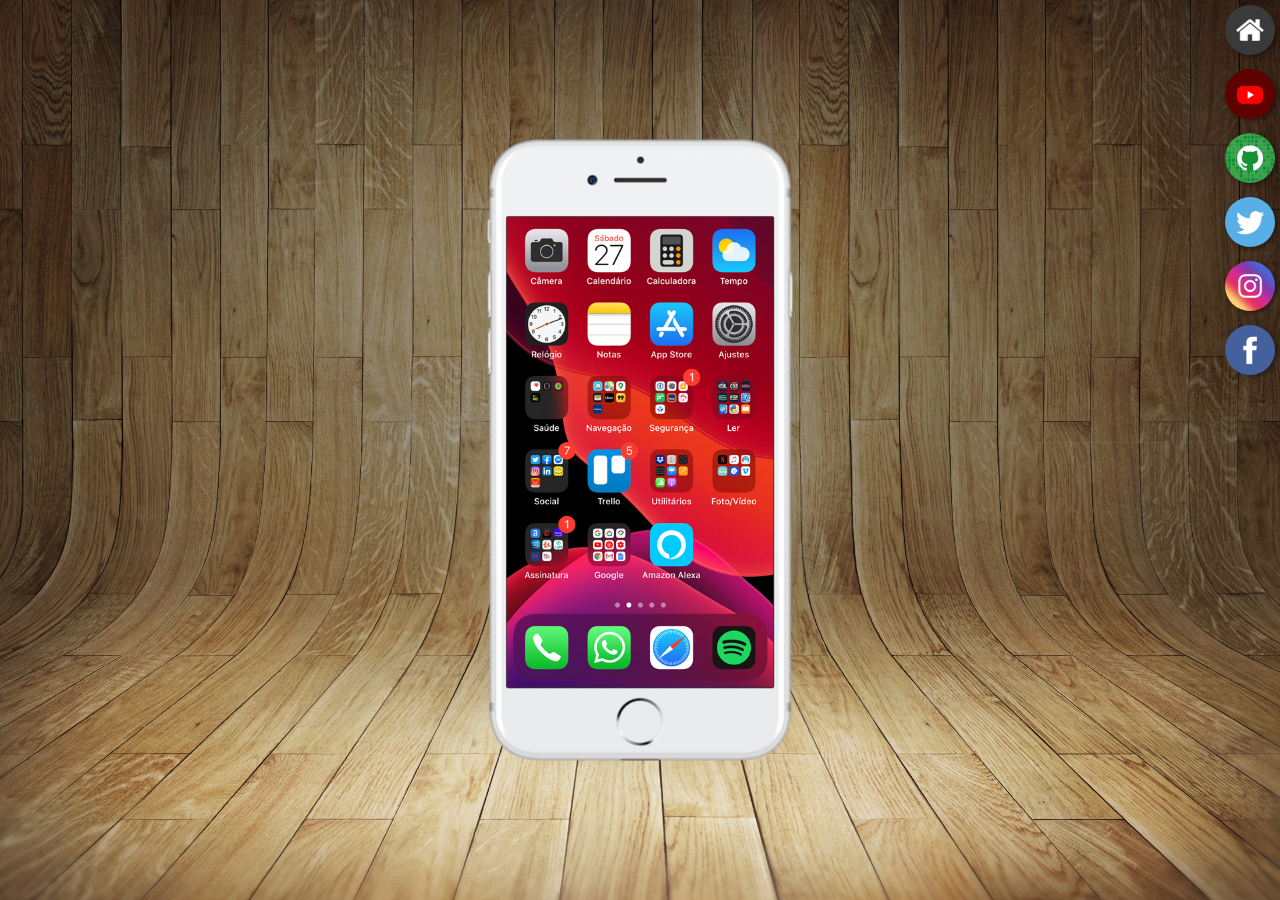
<file: index.html>
<!DOCTYPE html>
<html lang="pt-br">
<head>
    <meta charset="UTF-8">
    <meta name="viewport" content="width=device-width, initial-scale=1.0">
    <link rel="shortcut icon" href="favicon.ico" type="image/x-icon">
    <link rel="stylesheet" href="estilos/style.css">
    <title>Projeto Redes Sociais</title>
</head>
<body>
    <main>
        <section id="telefone">
            <iframe src="home.html" name="tela" id="tela" frameborder="0" >
                Seu navegador não é compatível com isso.
            </iframe>
        </section>
        <section id="redes-sociais">
        <a href=" home.html" target="tela"> <img src="imagens/logo-home.jpg" alt="Home"></a><br>
        <a href="youtube.html" target="tela"> <img src="imagens/logo-youtube.jpg" alt="Youtube"></a><br>
        <a href="github.html" target="tela"> <img src="imagens/logo-github.jpg" alt="Github"></a><br>
        <a href="twitter.html" target="tela"> <img src="imagens/logo-twitter.jpg" alt="Twitter"></a><br>
        <a href="instagram.html" target="tela"> <img src="imagens/logo-instagram.jpg" alt="Instagram"></a><br>
        <a href="facebook.html" target="tela"> <img src="imagens/logo-facebook.jpg" alt="Facebook"></a>

        </section>
    </main>
    
</body>
</html>
</file>
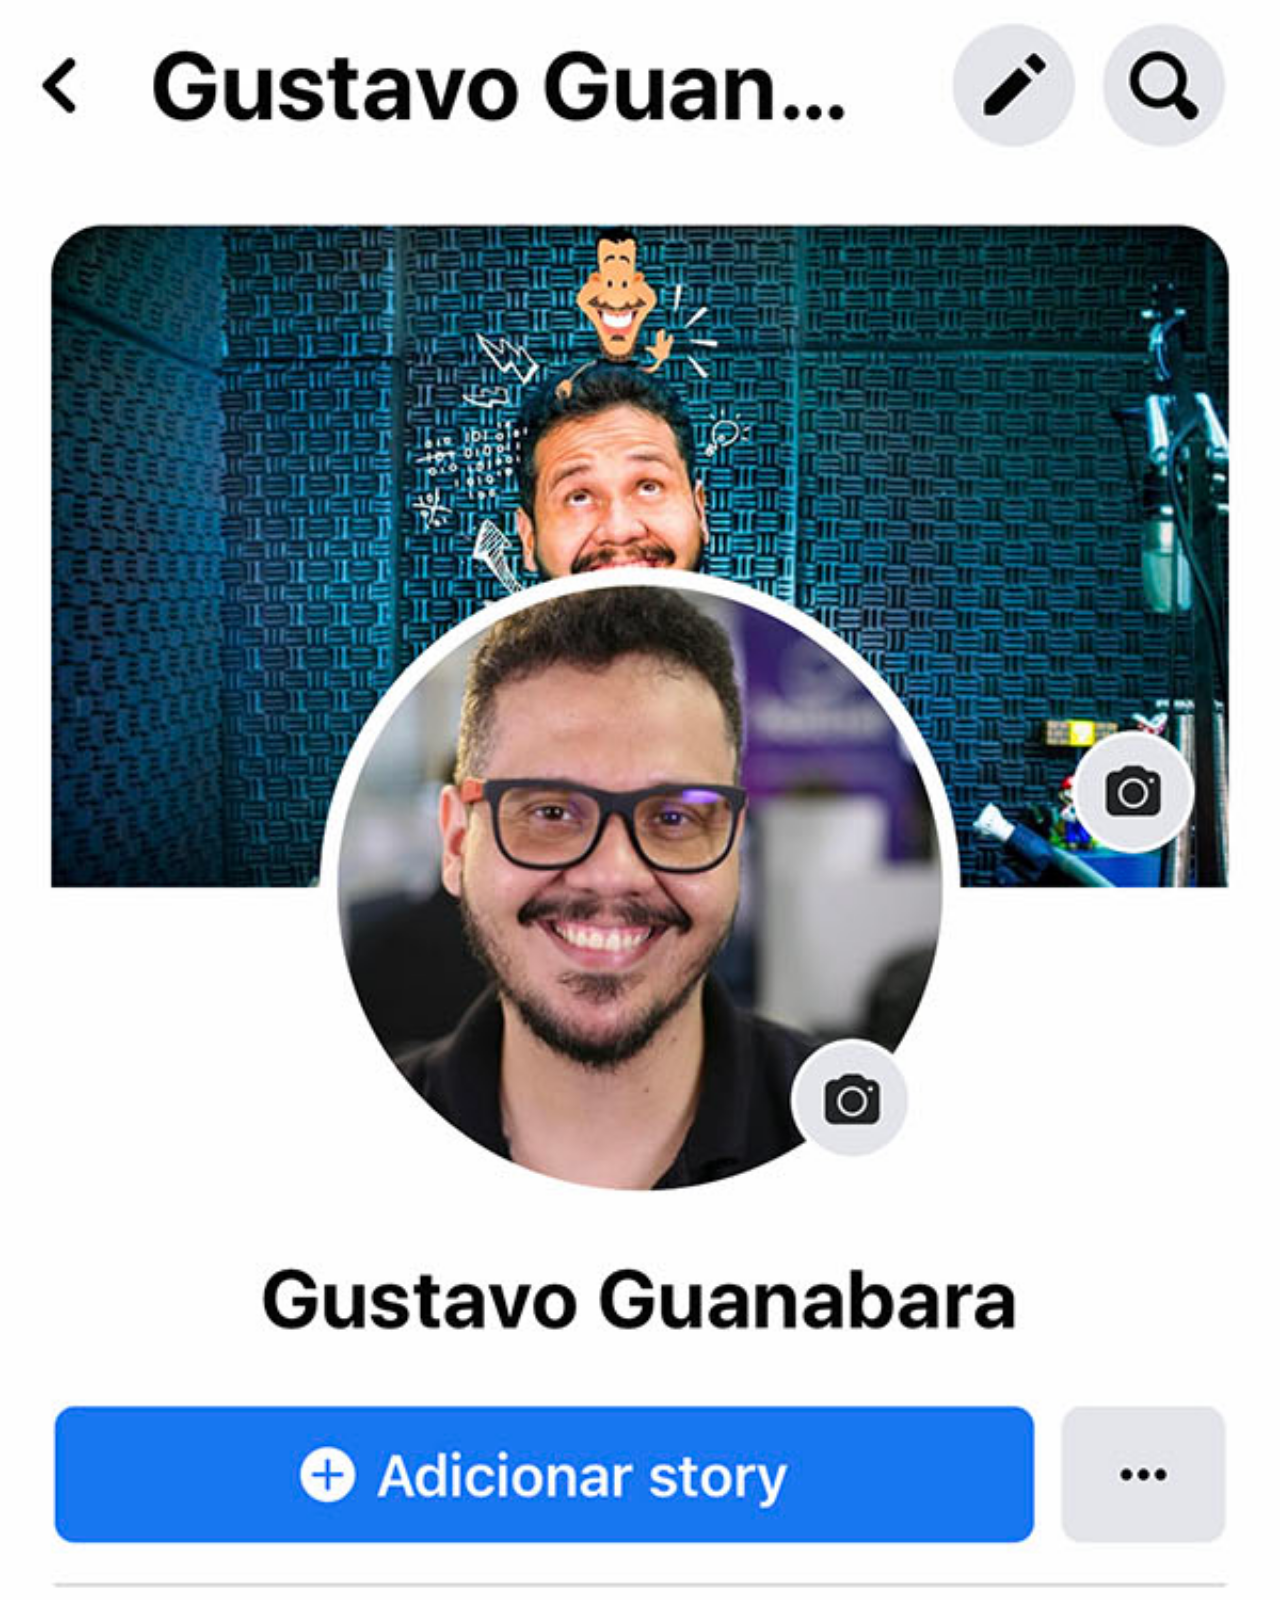
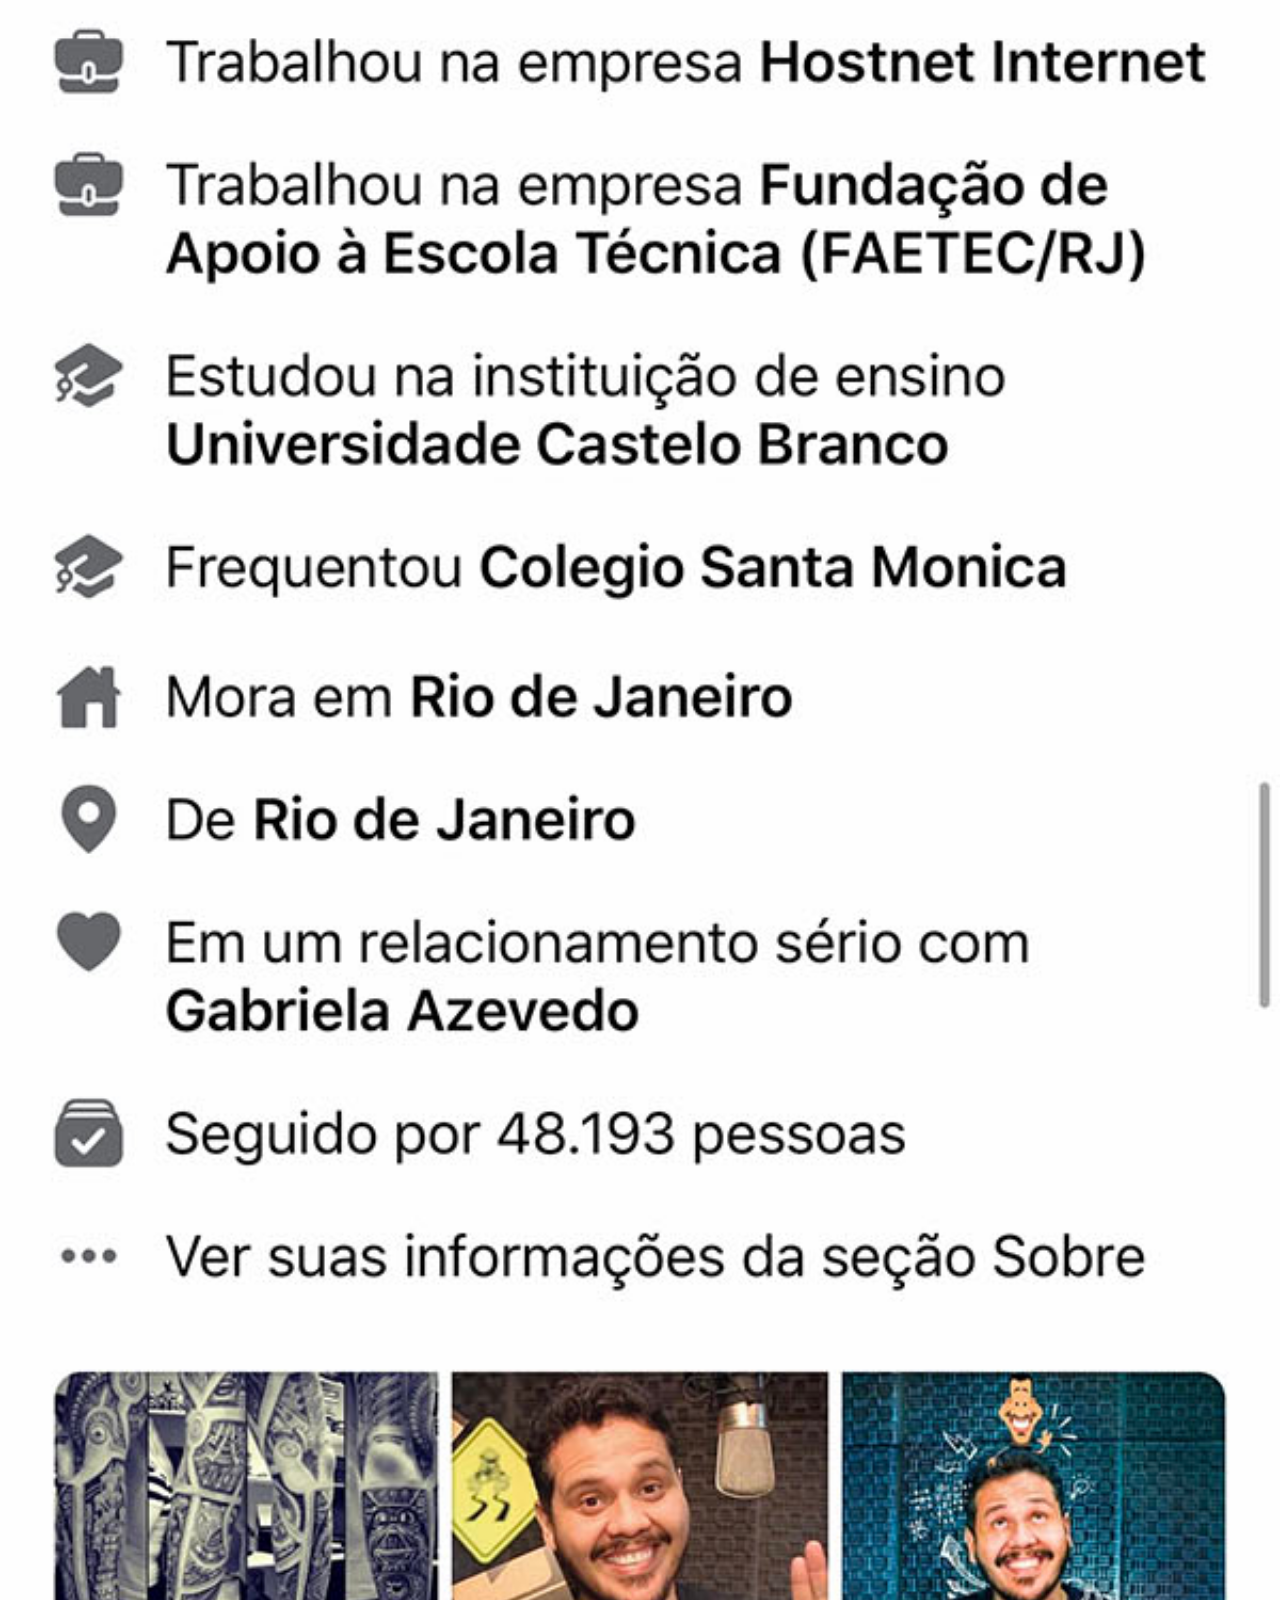
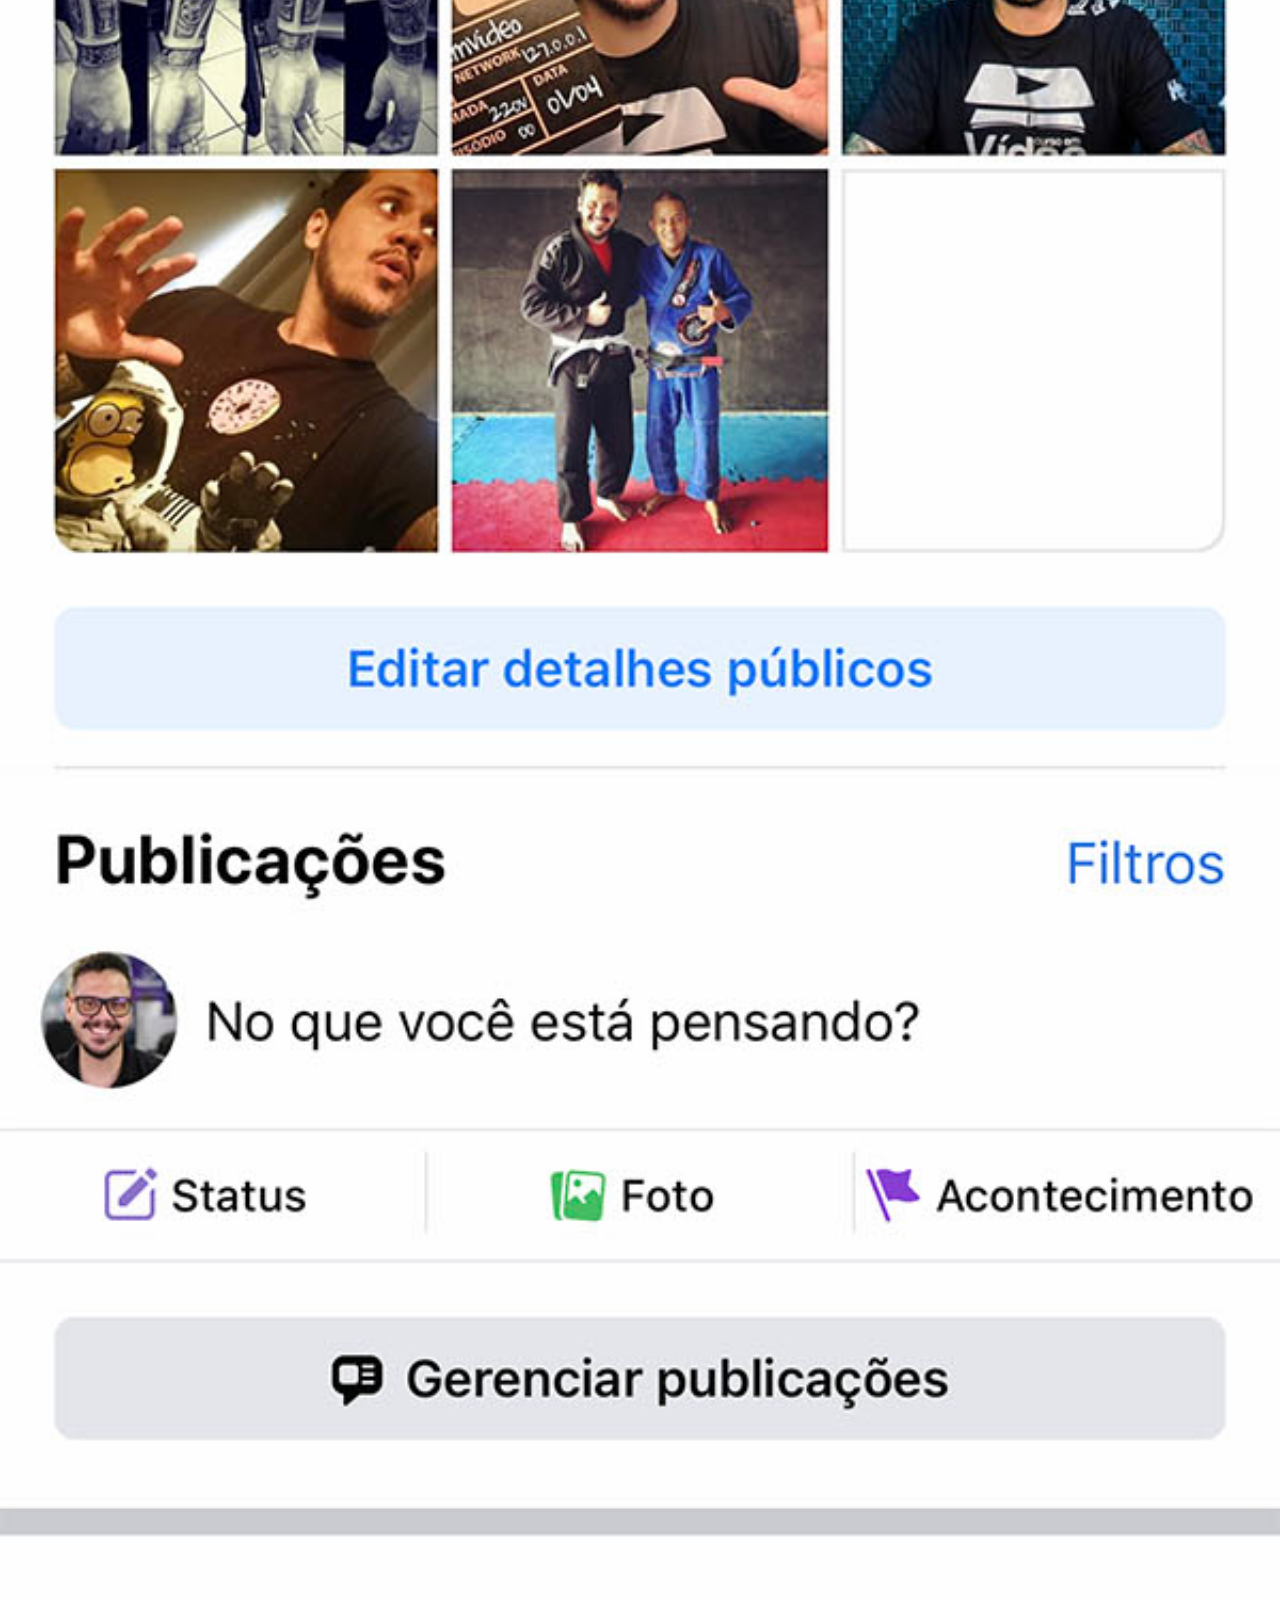
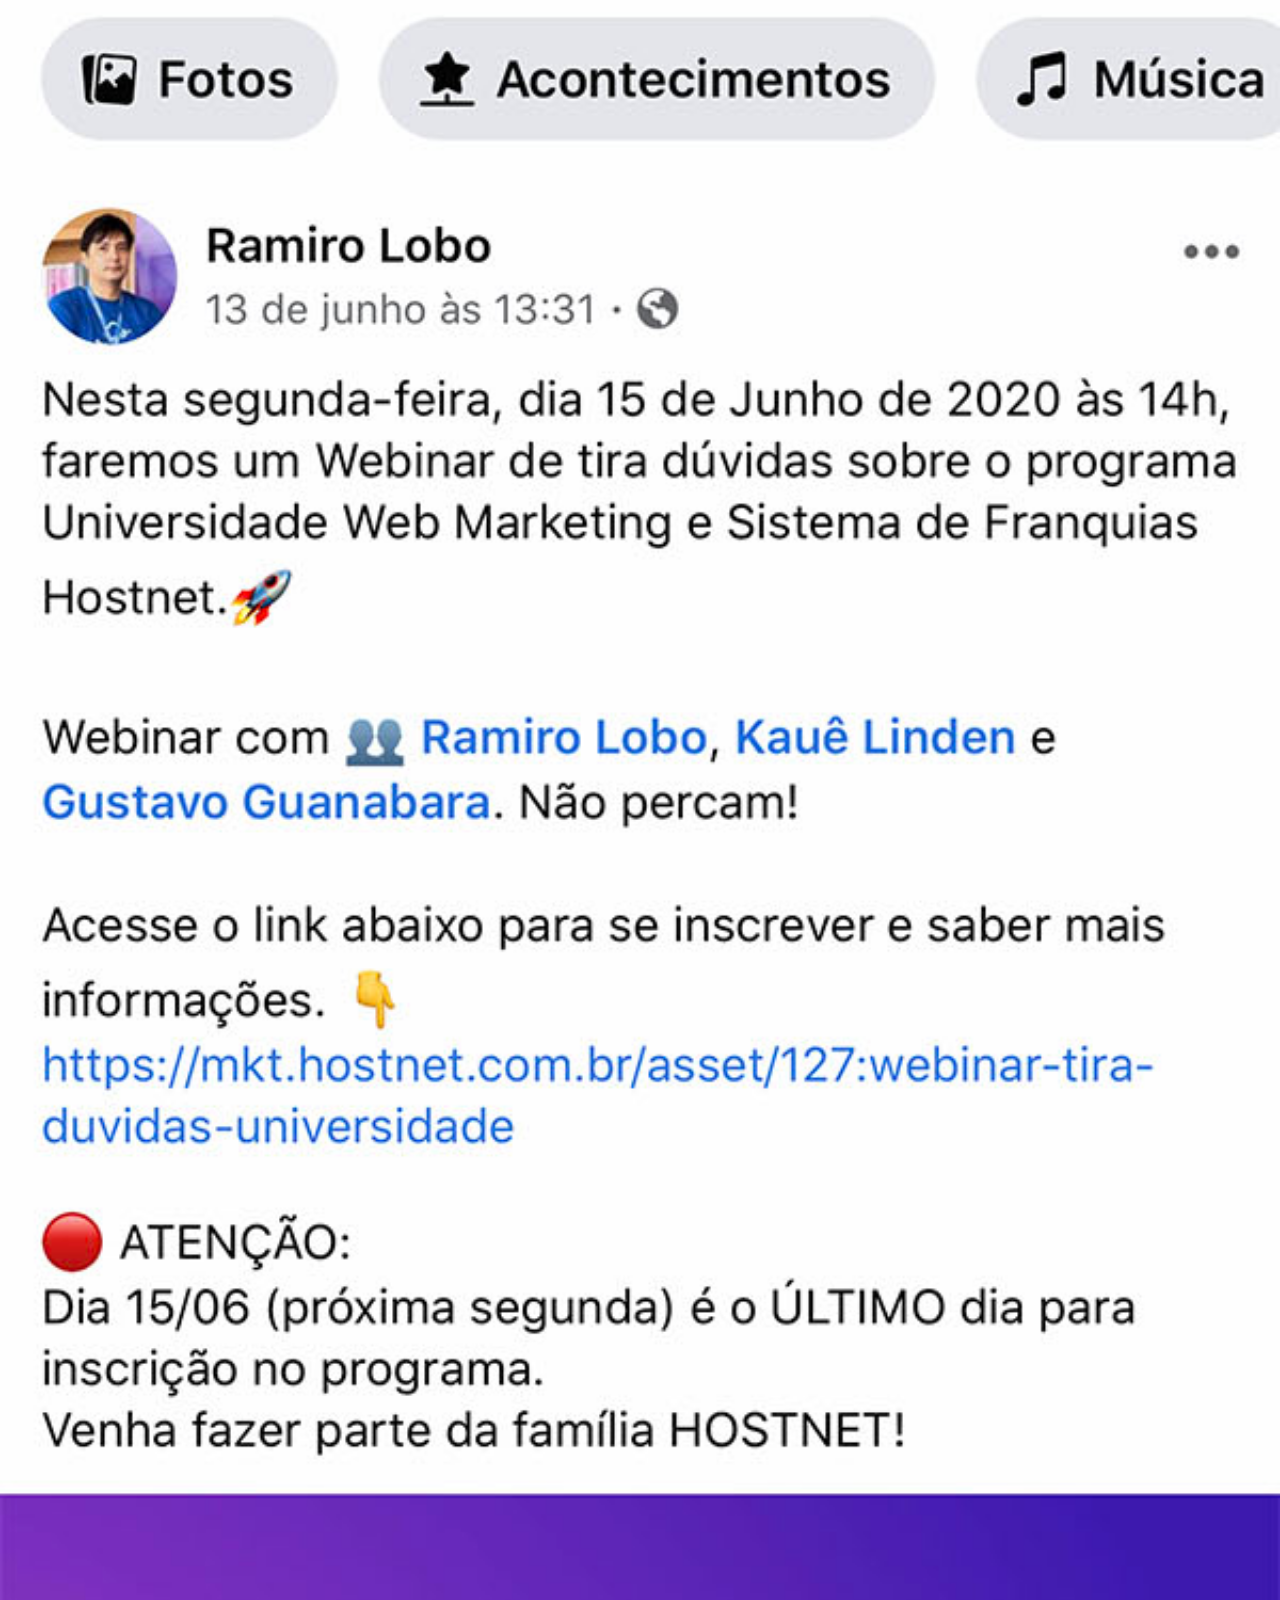
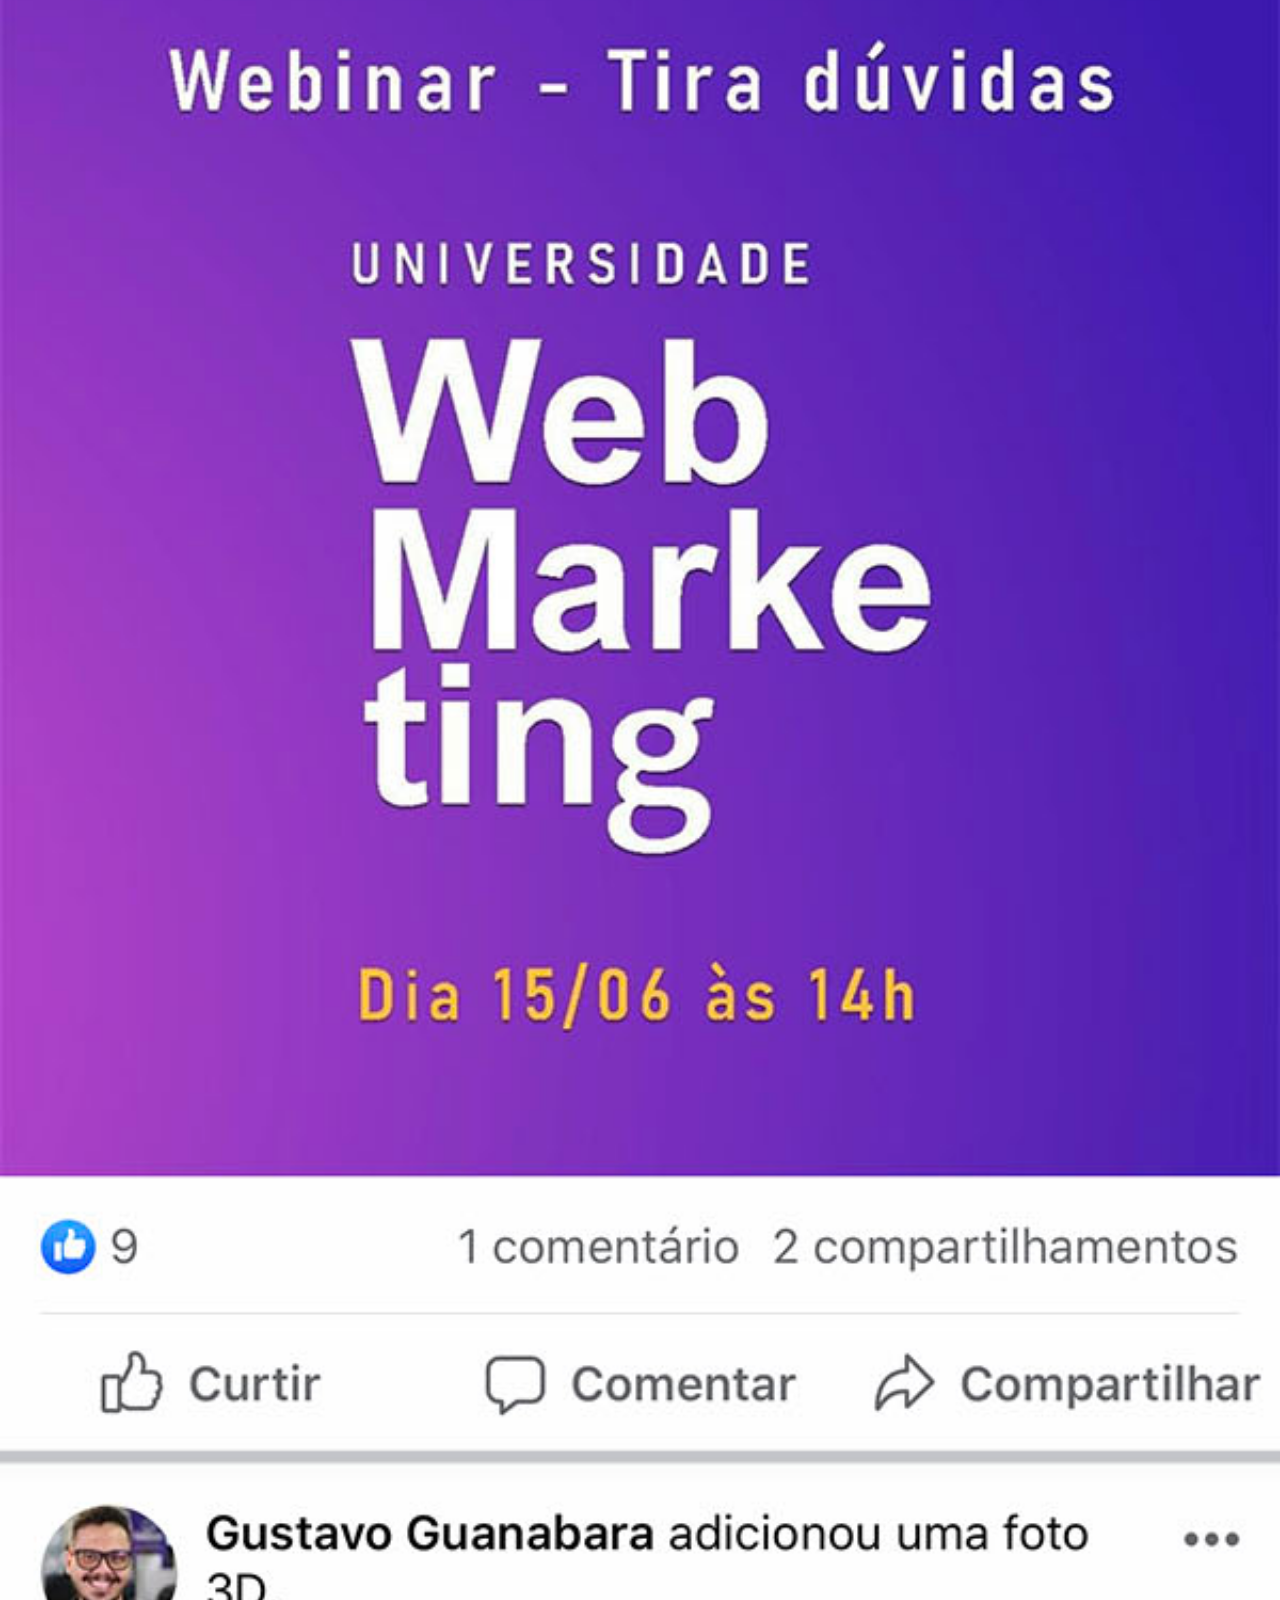
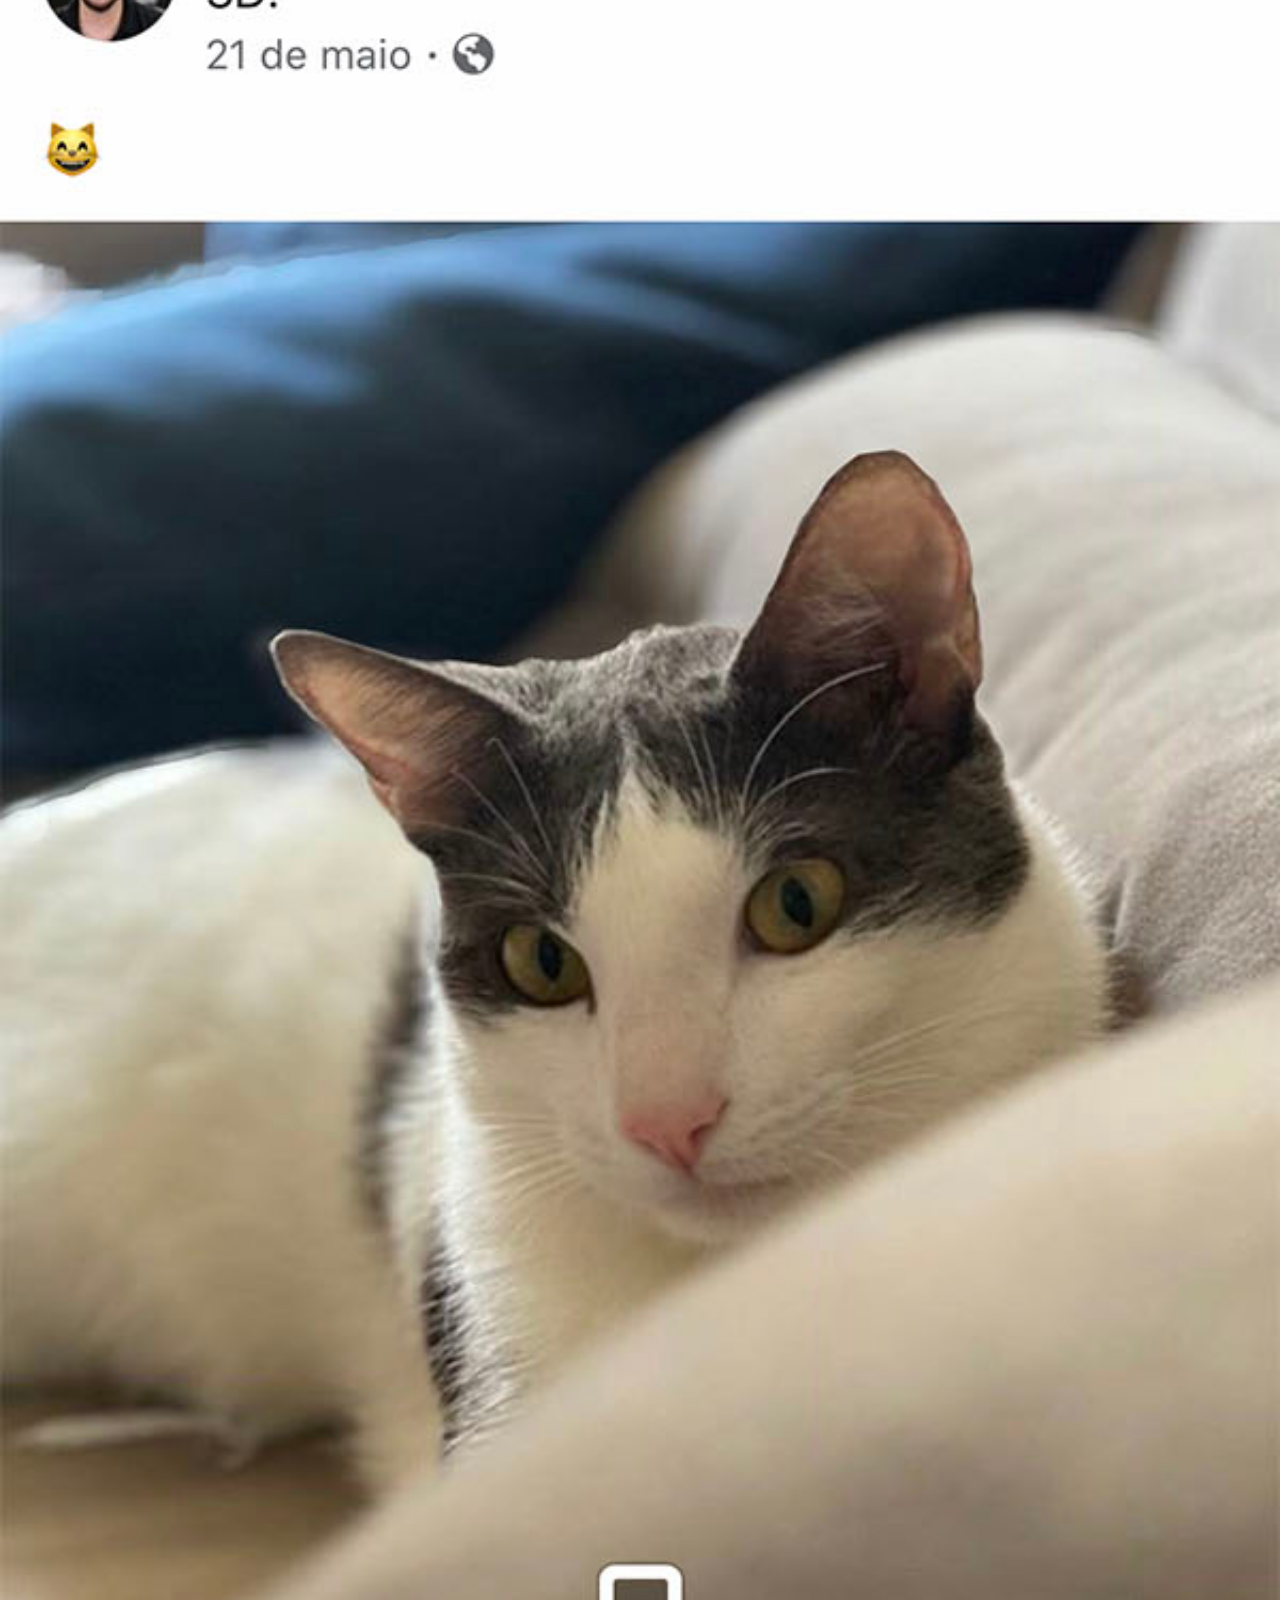
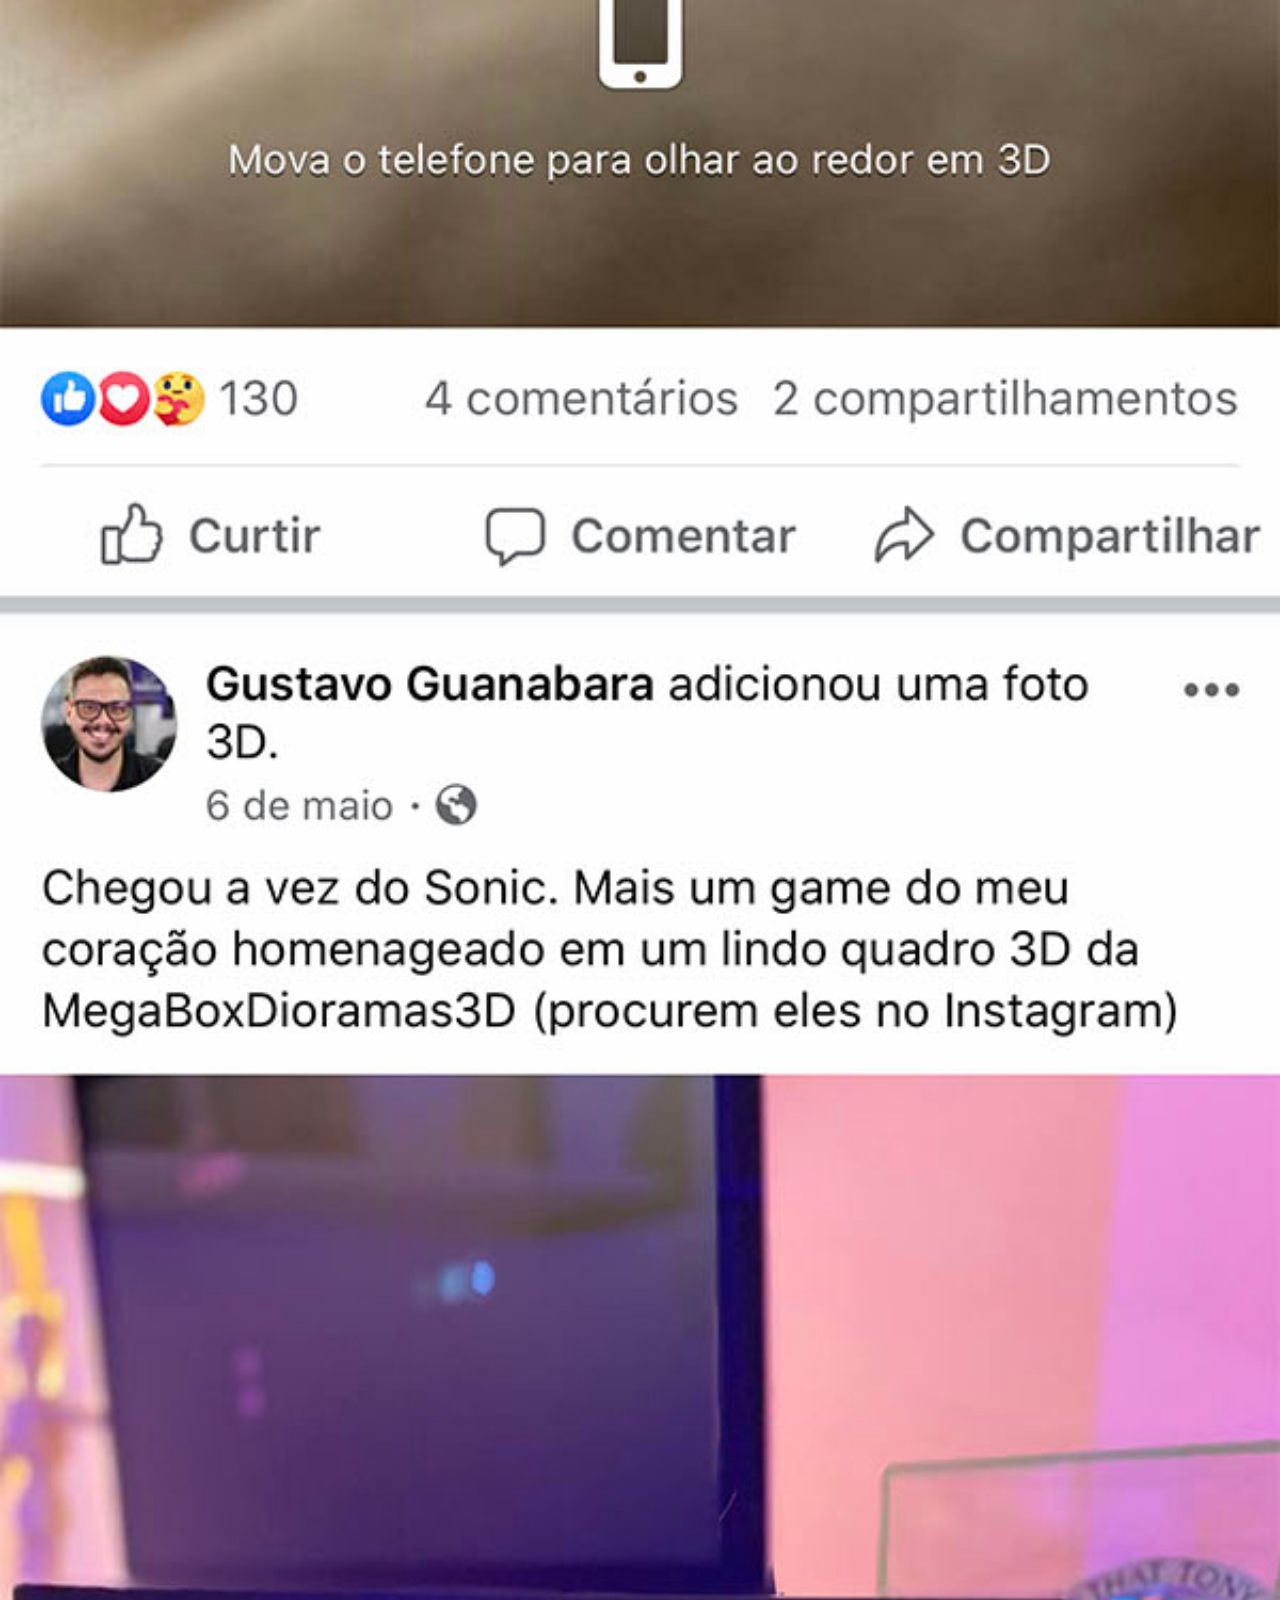
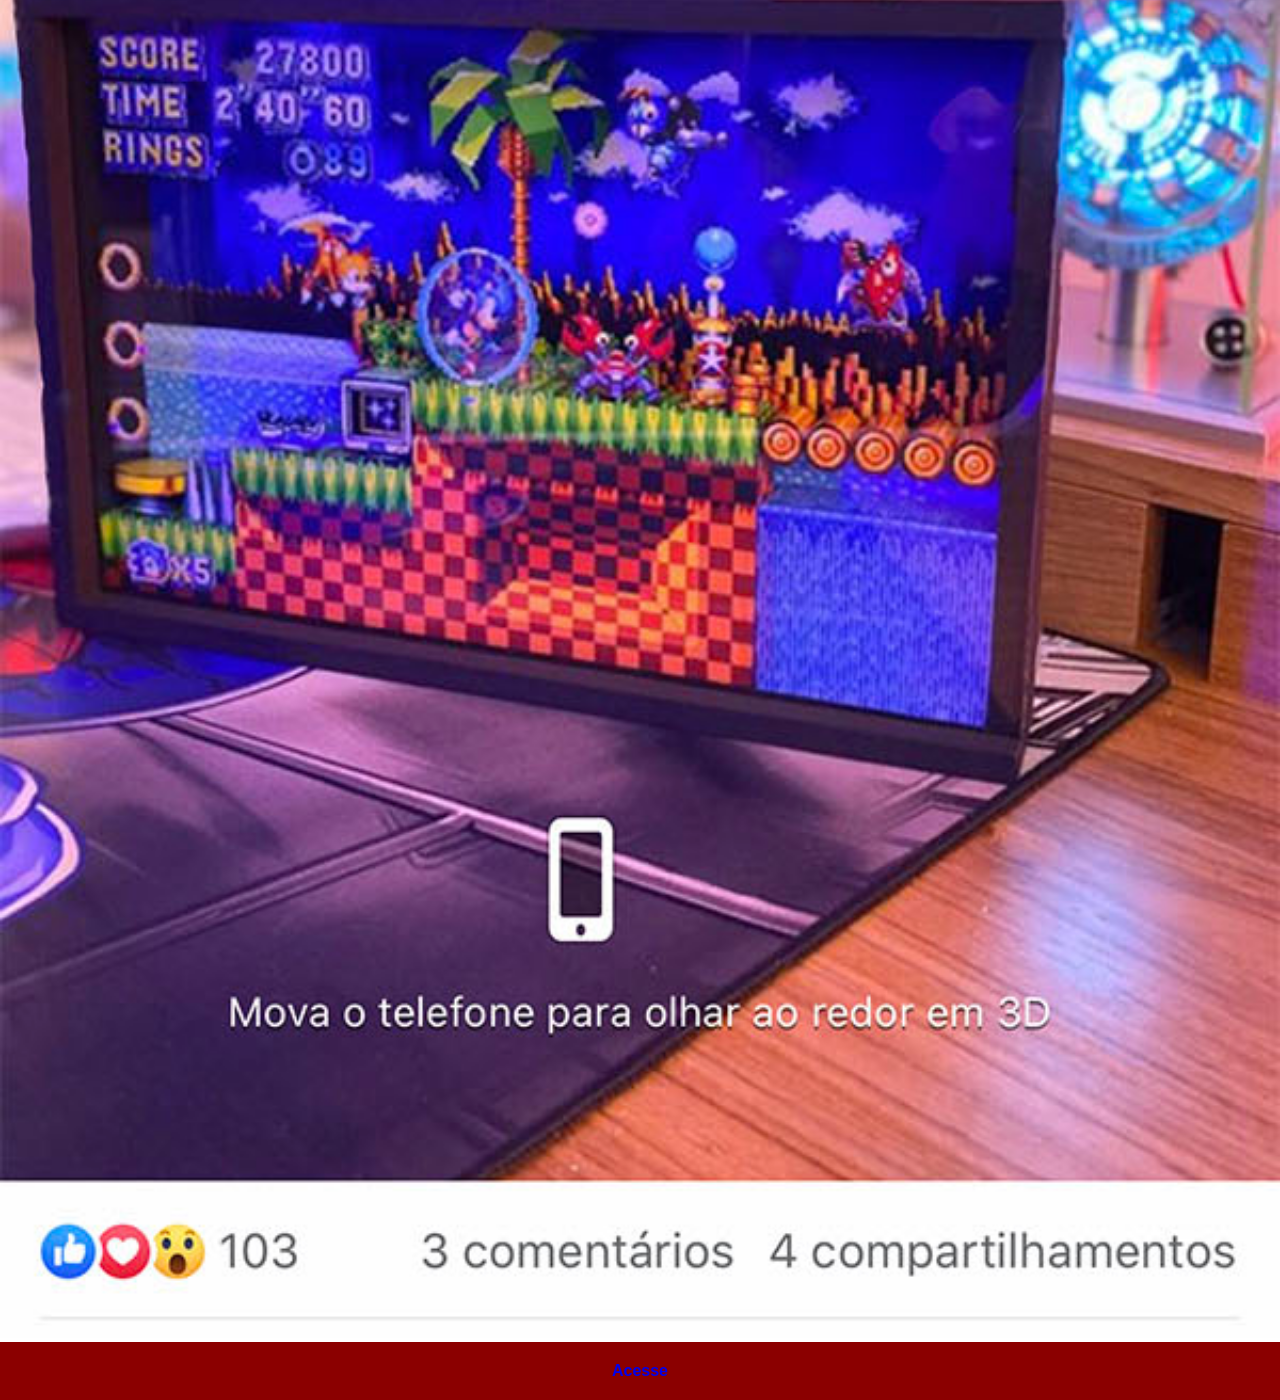
<file: facebook.html>
<!DOCTYPE html>
<html lang="pt-br">
<head>
    <meta charset="UTF-8">
    <meta name="viewport" content="width=device-width, initial-scale=1.0">
    <title>Facebook</title>
    <link rel="stylesheet" href="estilos/social.css">
</head>
<body>
    <img src="imagens/tela-facebook.jpg" alt="Facebook">
    <a href="https://www.facebook.com/gustavoguanabara/" target="_blank">Acesse</a>
    
</body>
</html>
</file>
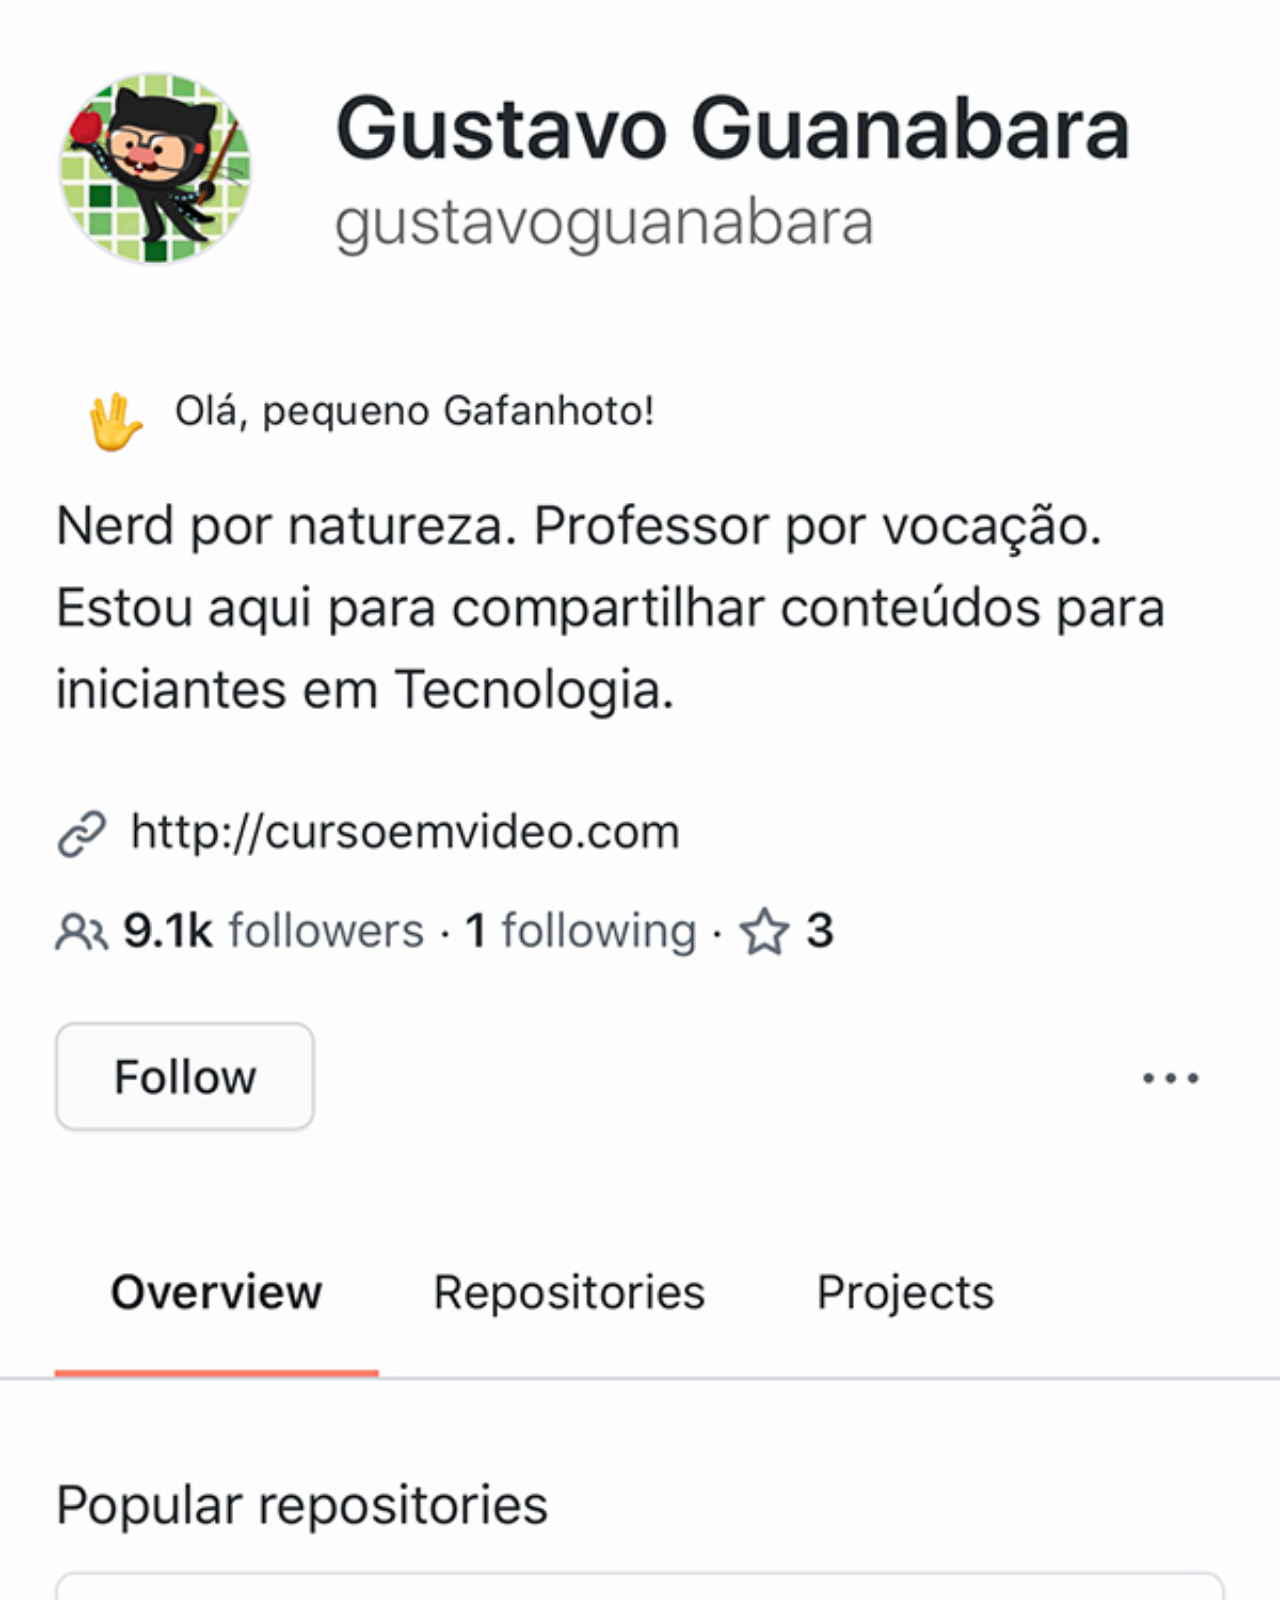
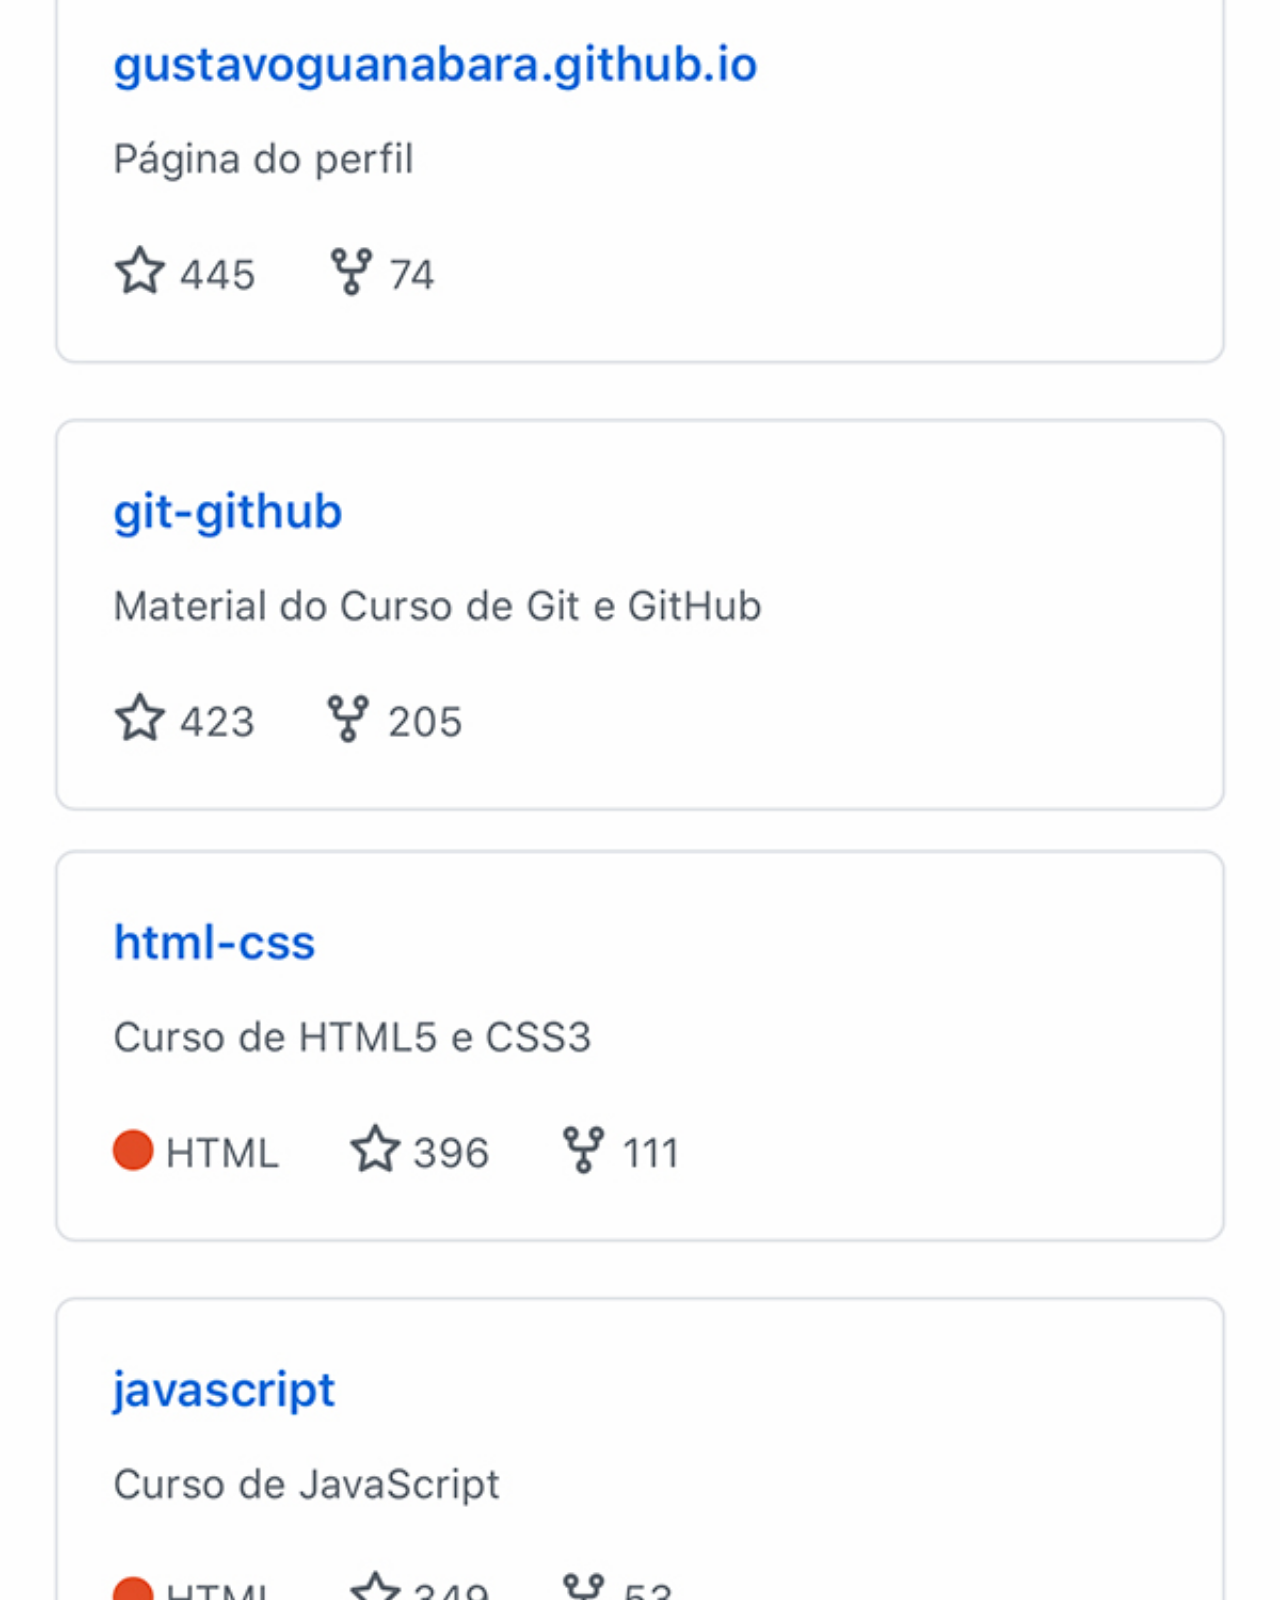
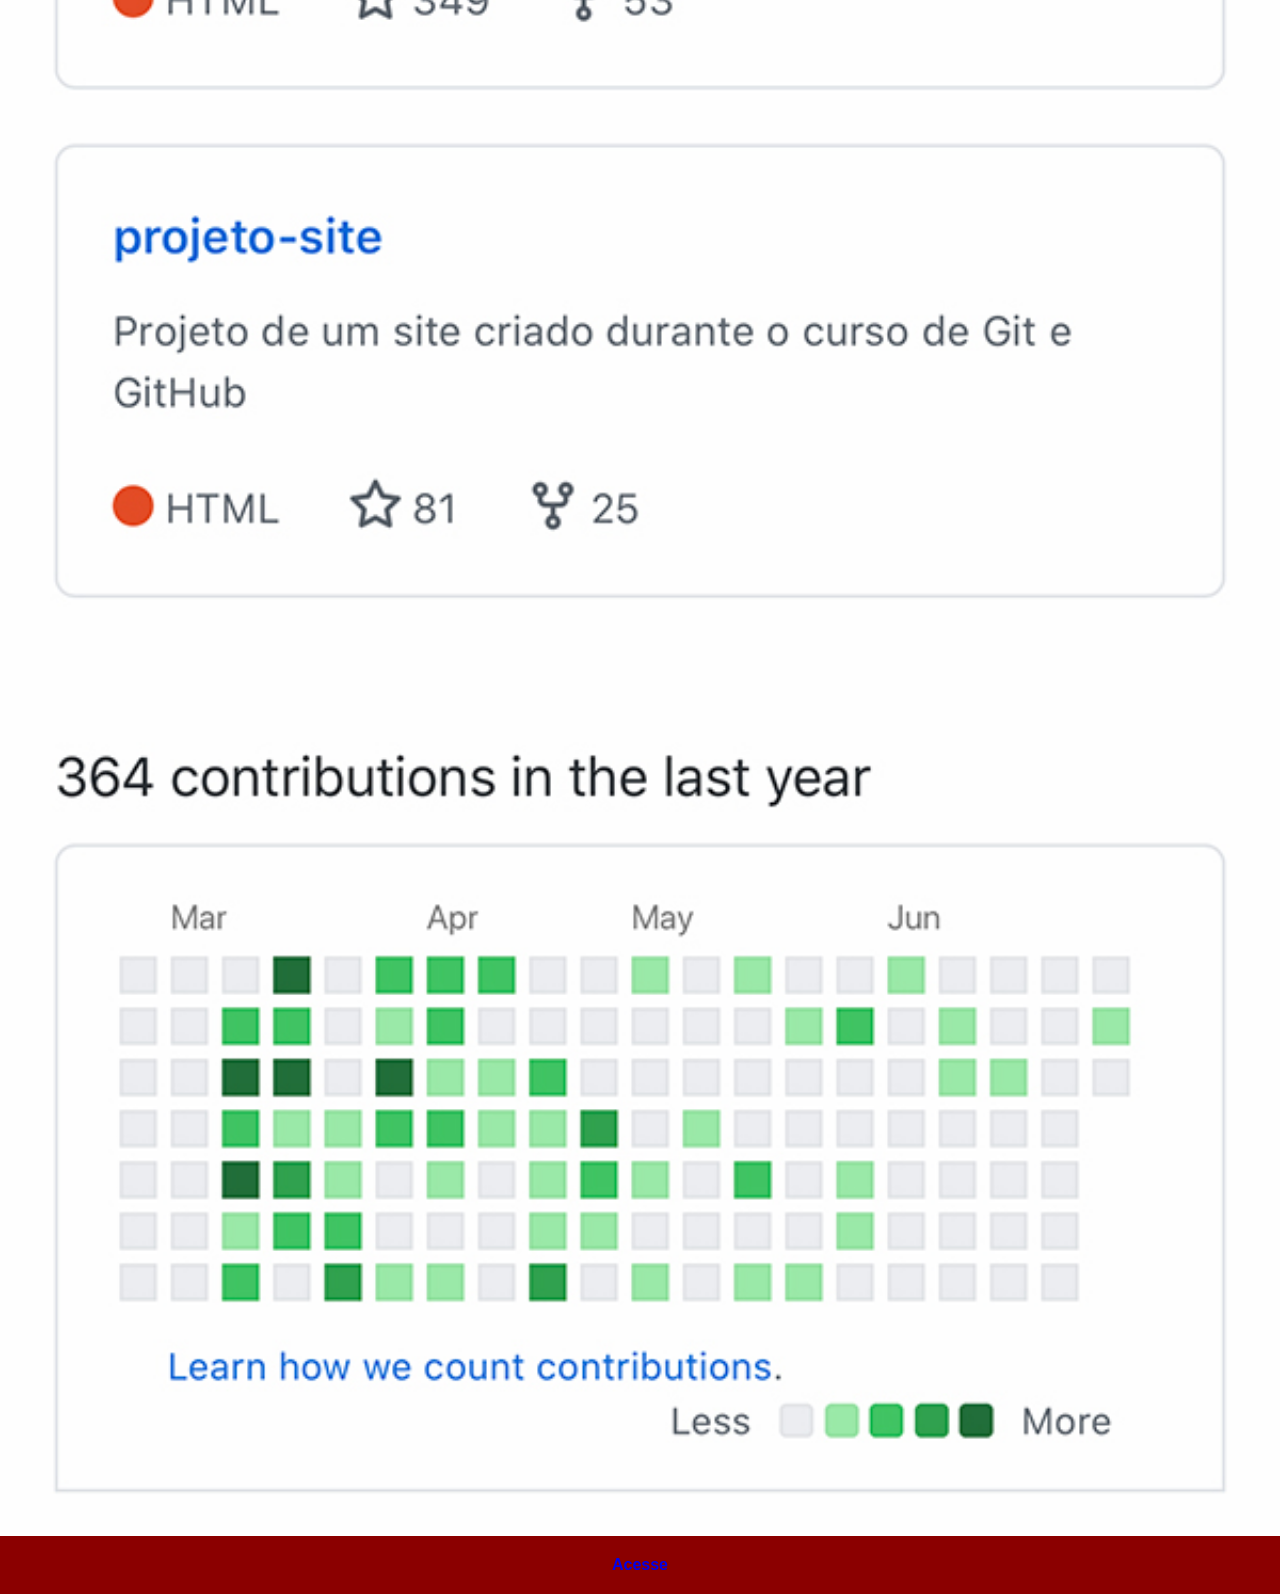
<file: github.html>
<!DOCTYPE html>
<html lang="pt-br">
<head>
    <meta charset="UTF-8">
    <meta name="viewport" content="width=device-width, initial-scale=1.0">
    <title>Github</title>
    <link rel="stylesheet" href="estilos/social.css">
</head>
<body>
    <img src="imagens/tela-github.jpg" alt="Github">
    <a href="https://github.com/gustavoguanabara" target="_blank" >Acesse</a>
</body>
</html>
</file>
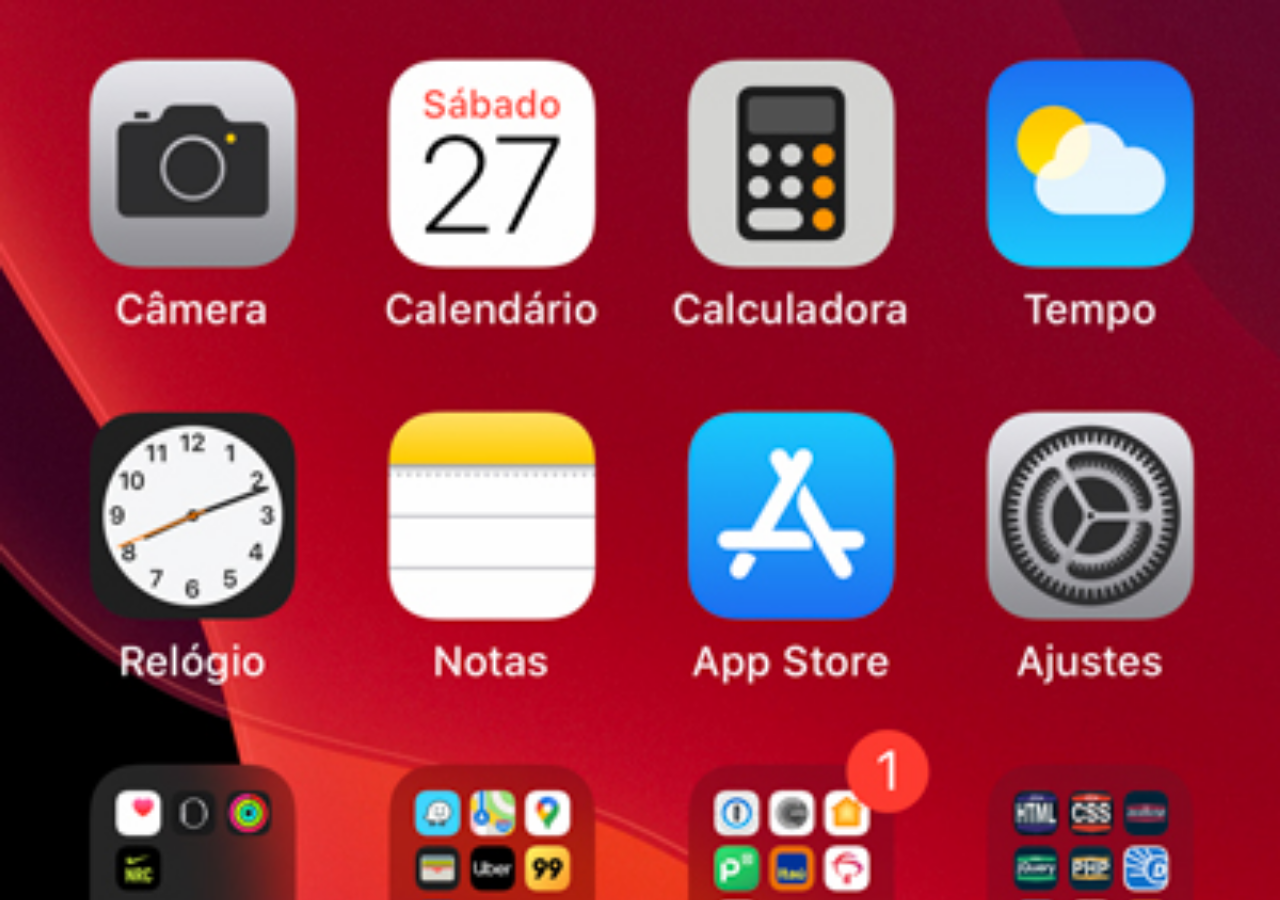
<file: home.html>
<!DOCTYPE html>
<html lang="pt-br">
<head>
    <meta charset="UTF-8">
    <meta name="viewport" content="width=device-width, initial-scale=1.0">
    <link rel="stylesheet" href="estilos/social.css">
    <title>Home</title>
</head>
<style>
    * {
    margin: 0px;
    padding: 0px;
    
}

body{
    width: 100vw;
    height: 100vh;
    background: black url('imagens/tela-home.jpg') no-repeat top center;
    background-size: cover;
} 
</style>
<body>
    
</body>
</html>
</file>
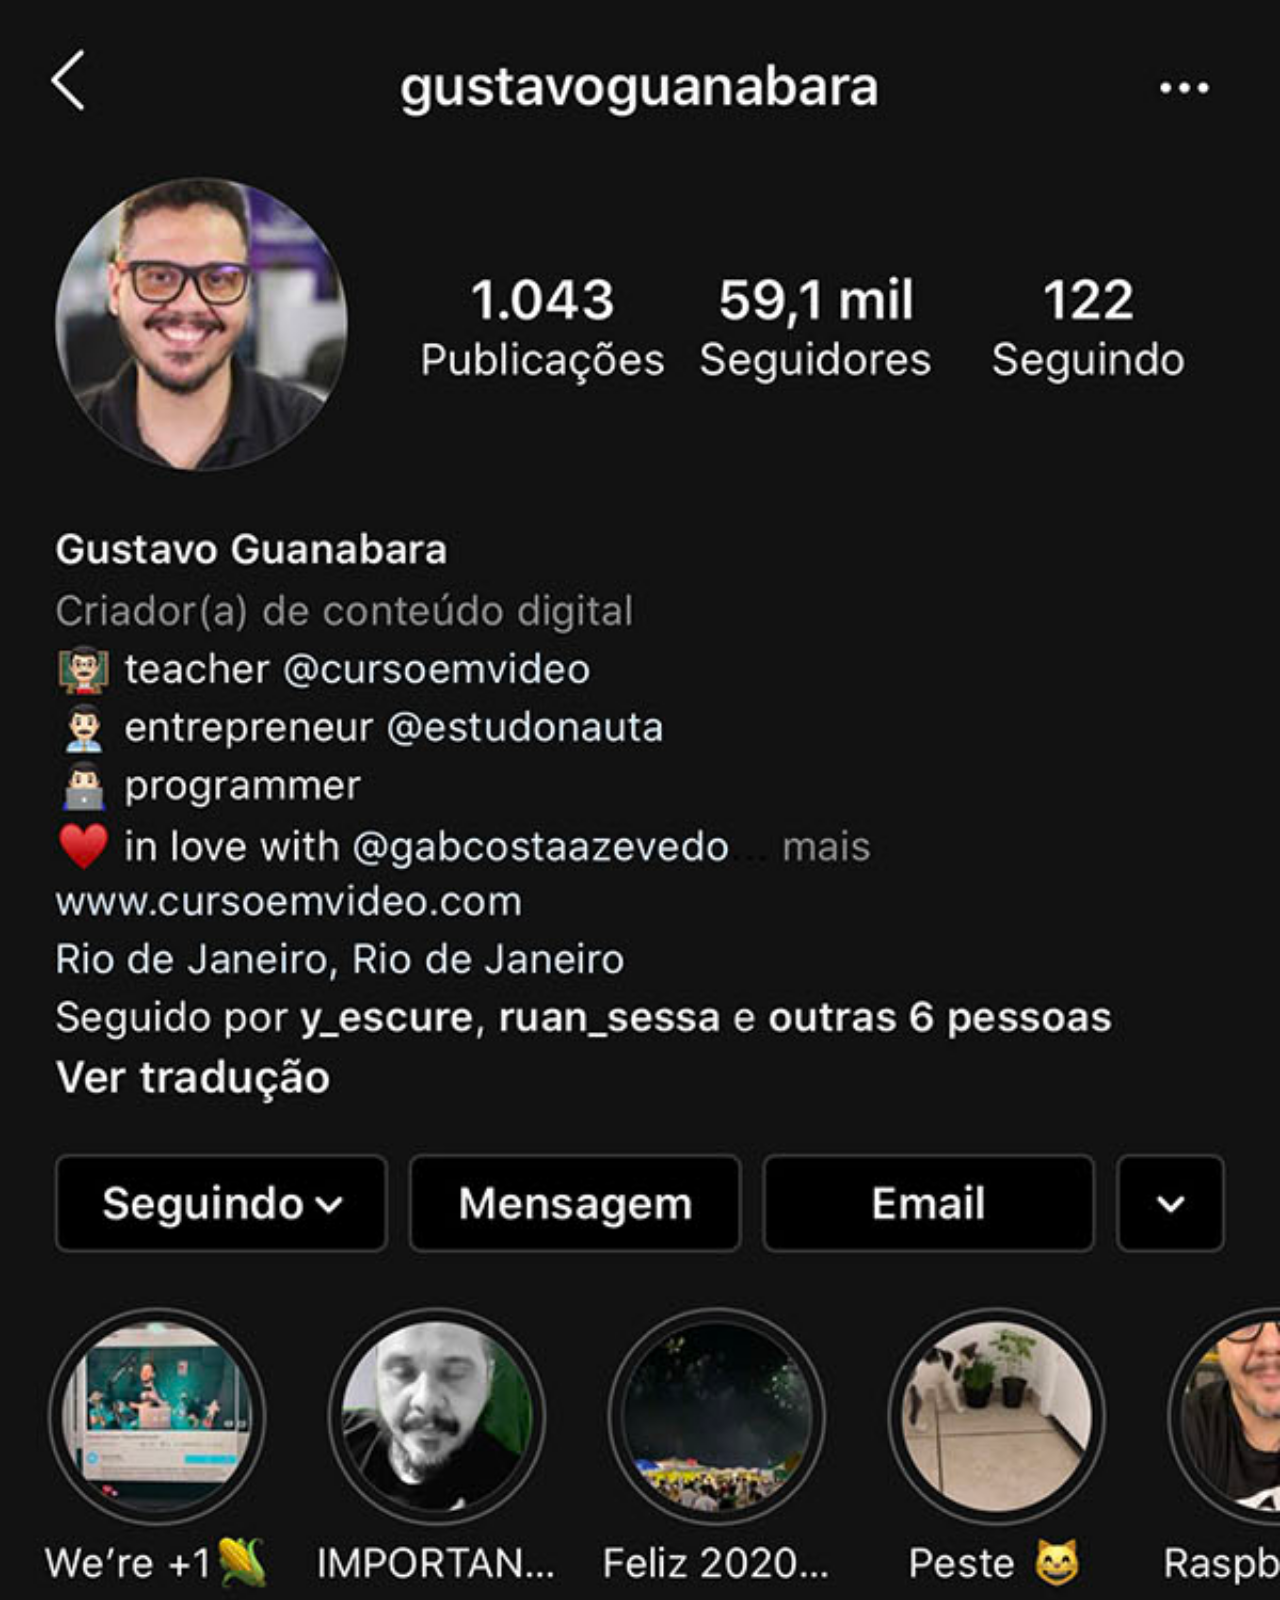
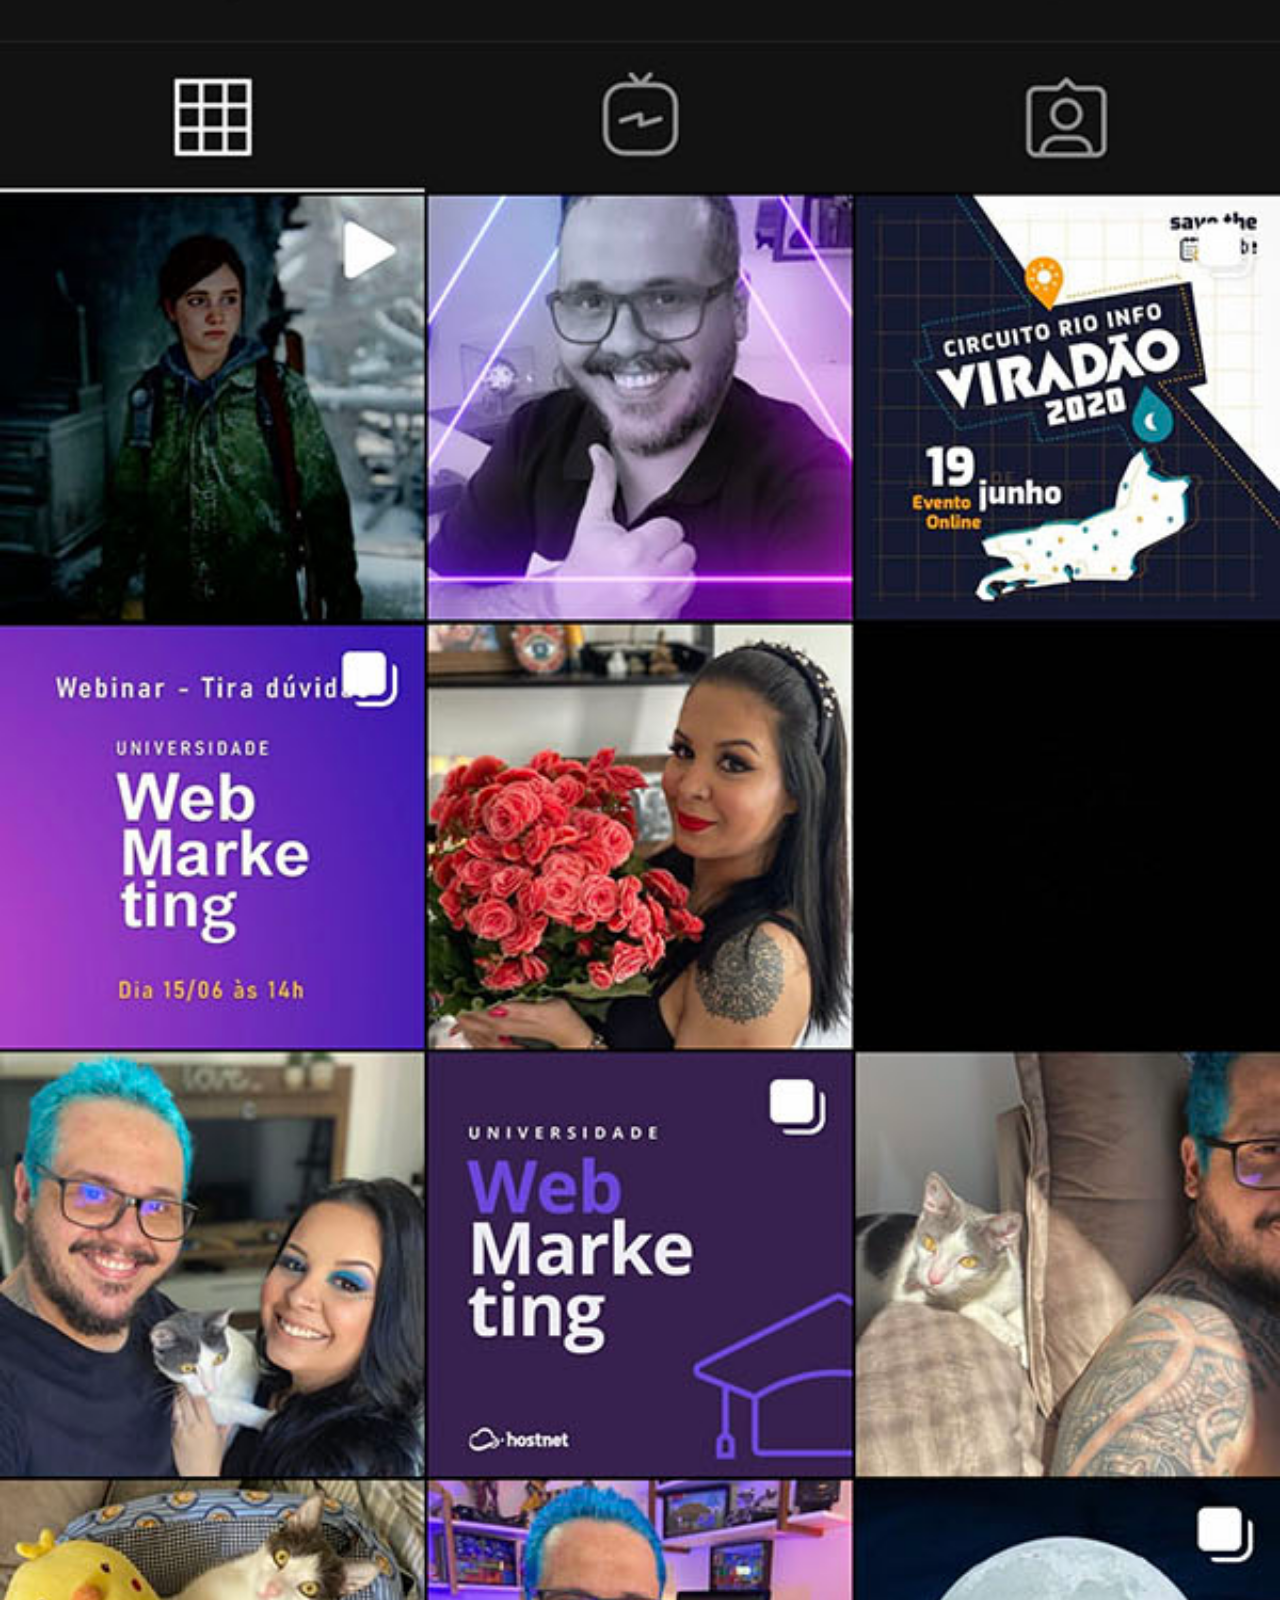
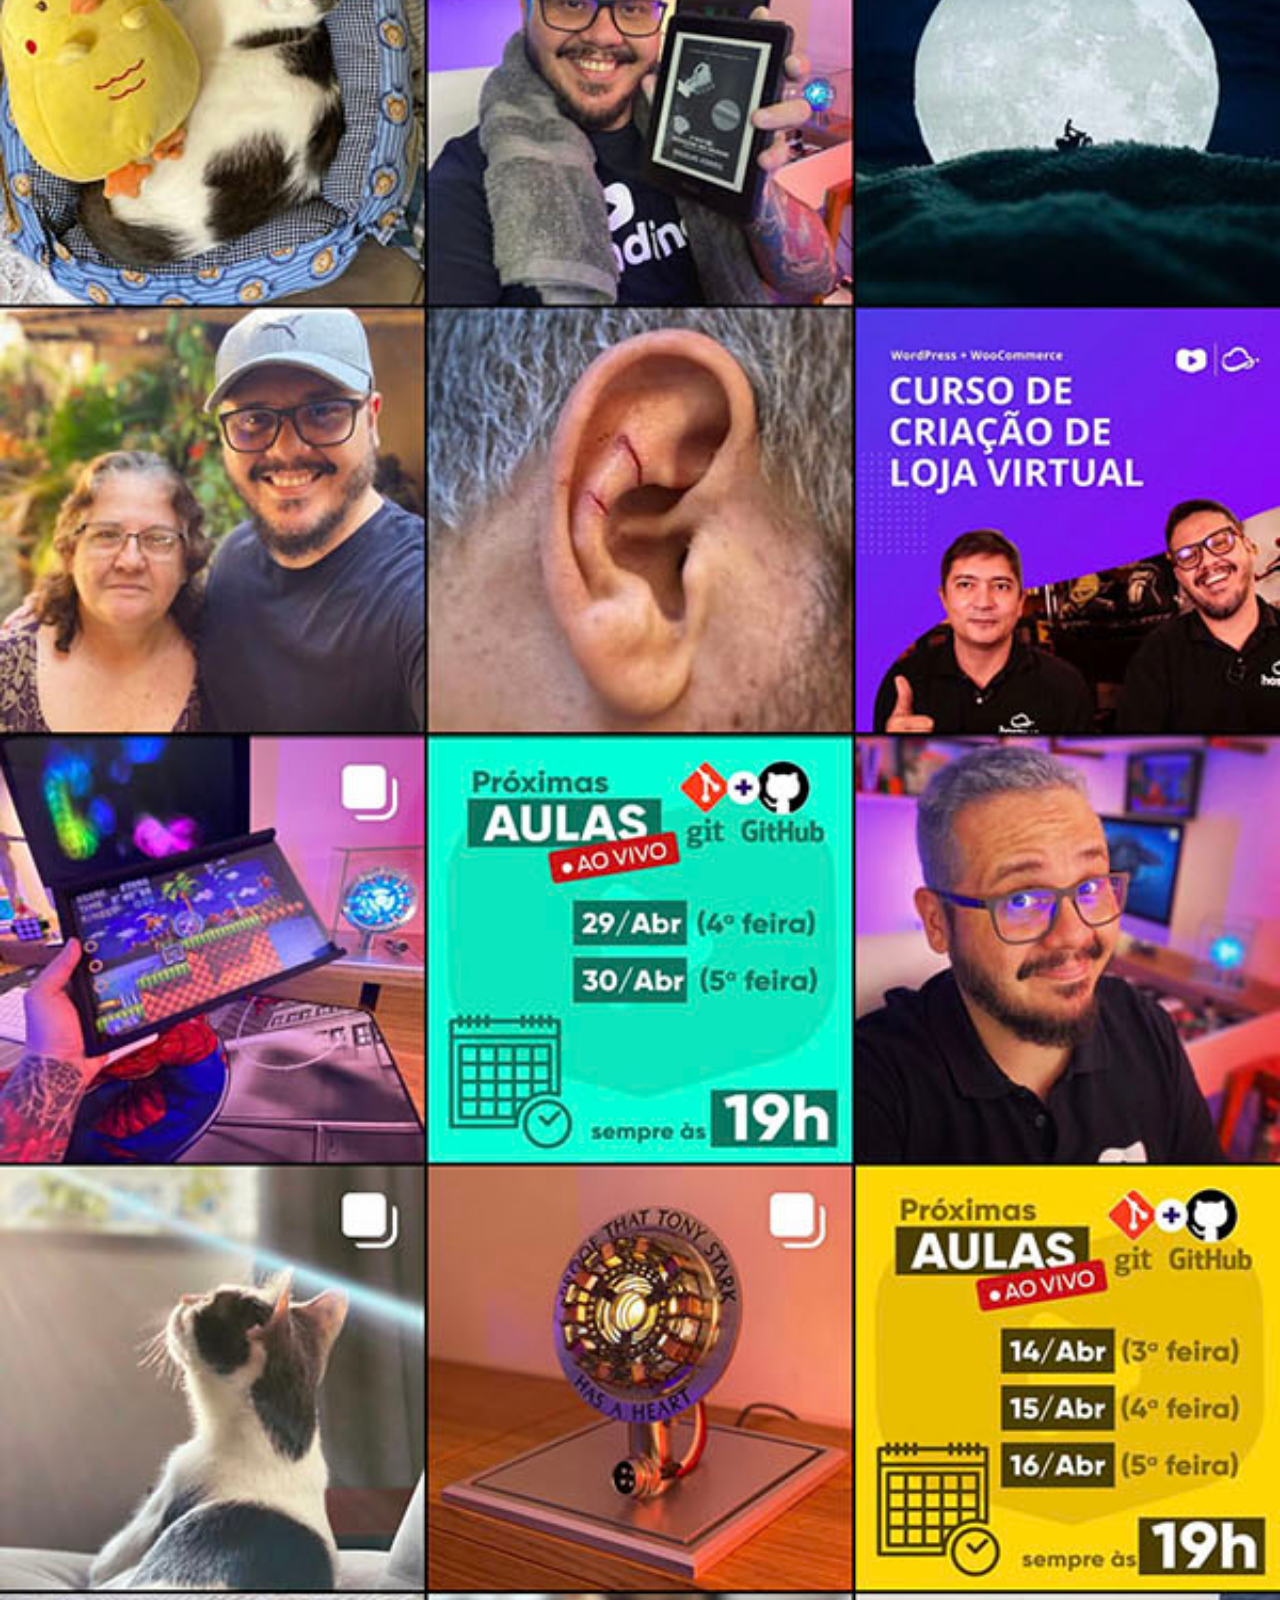
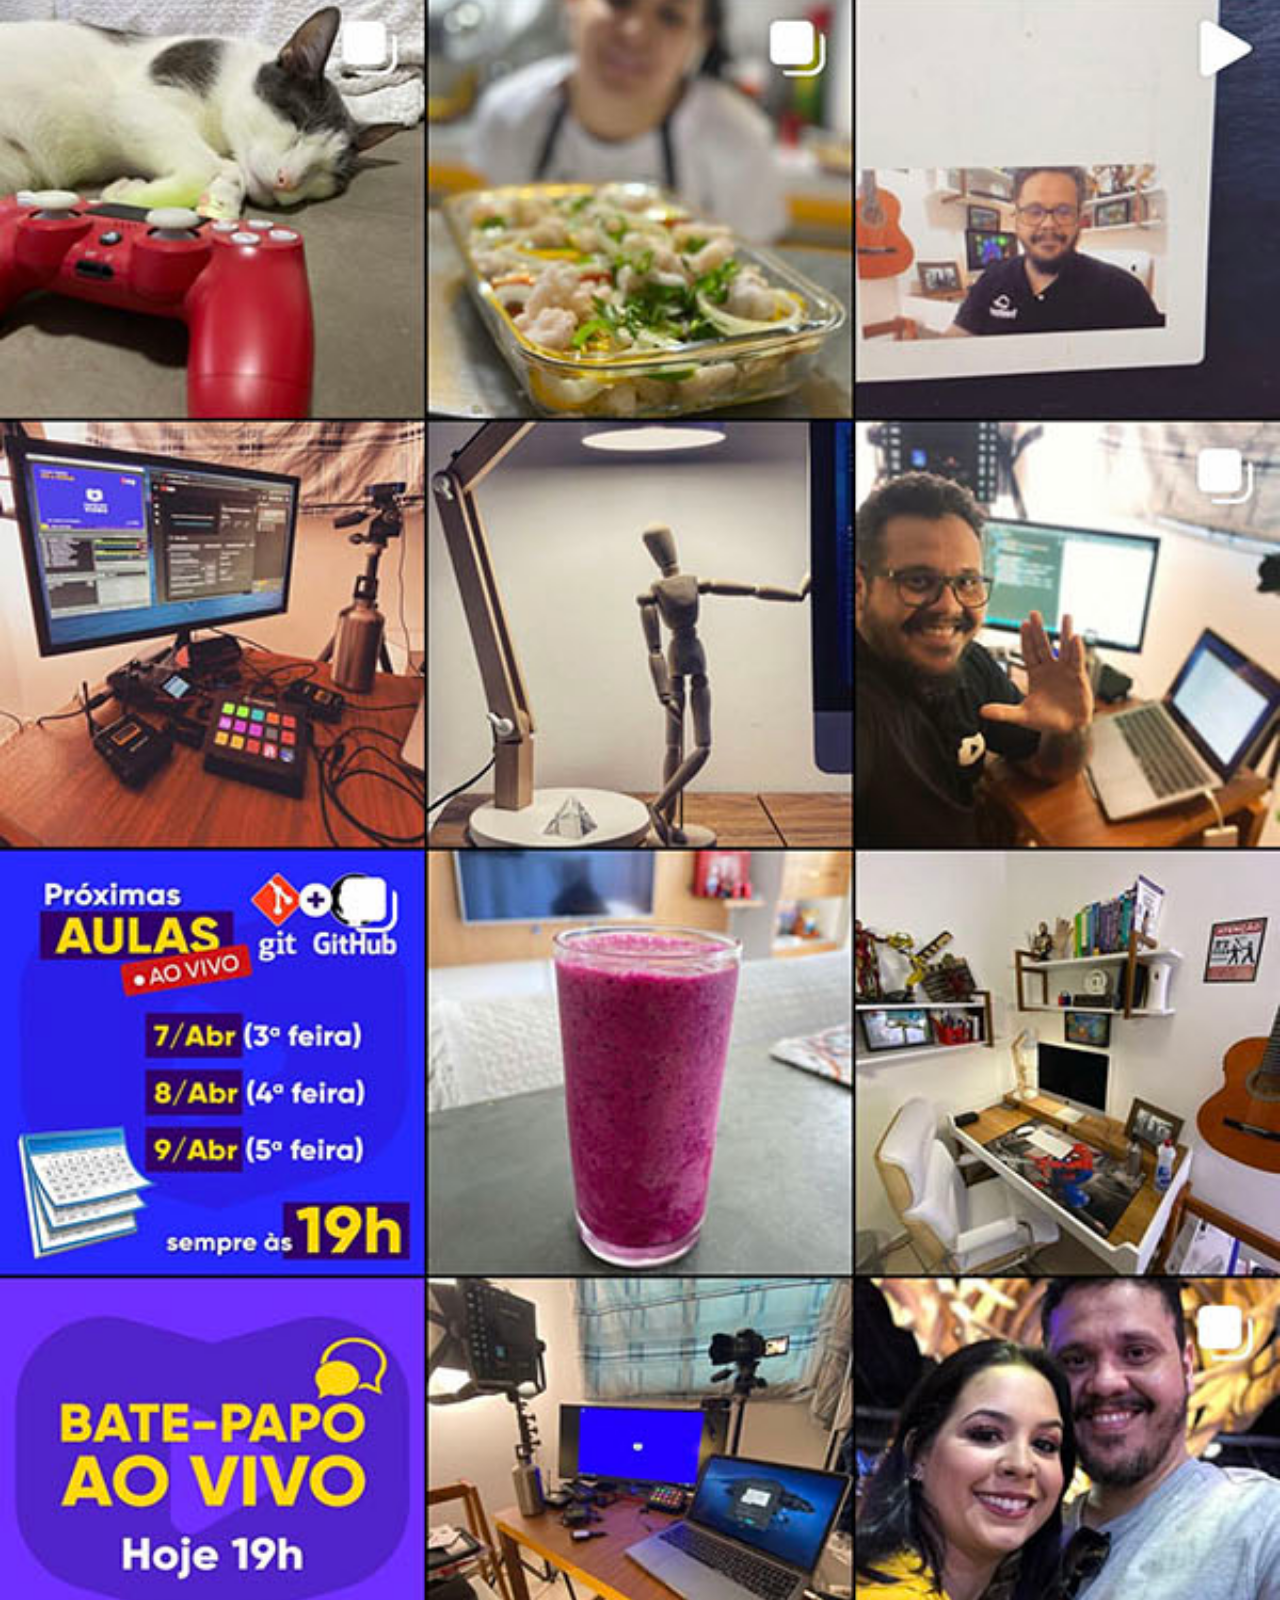
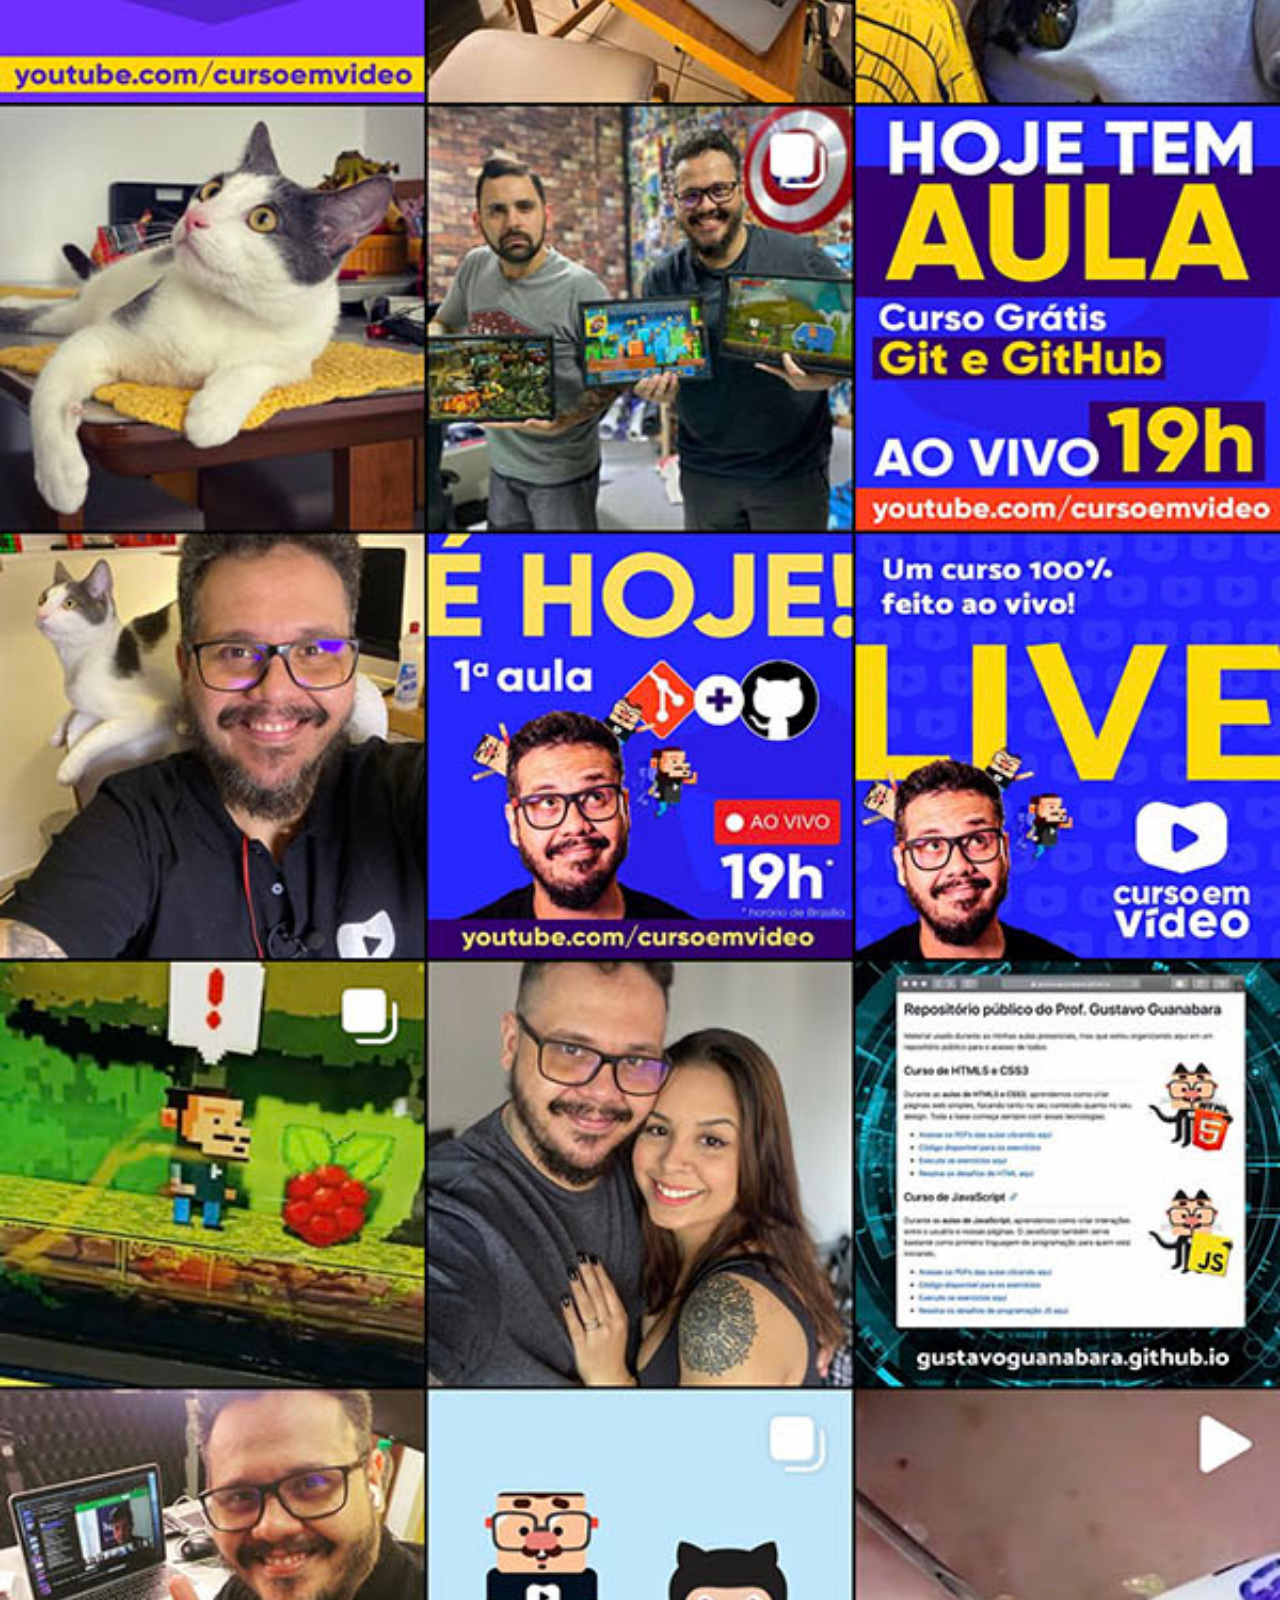
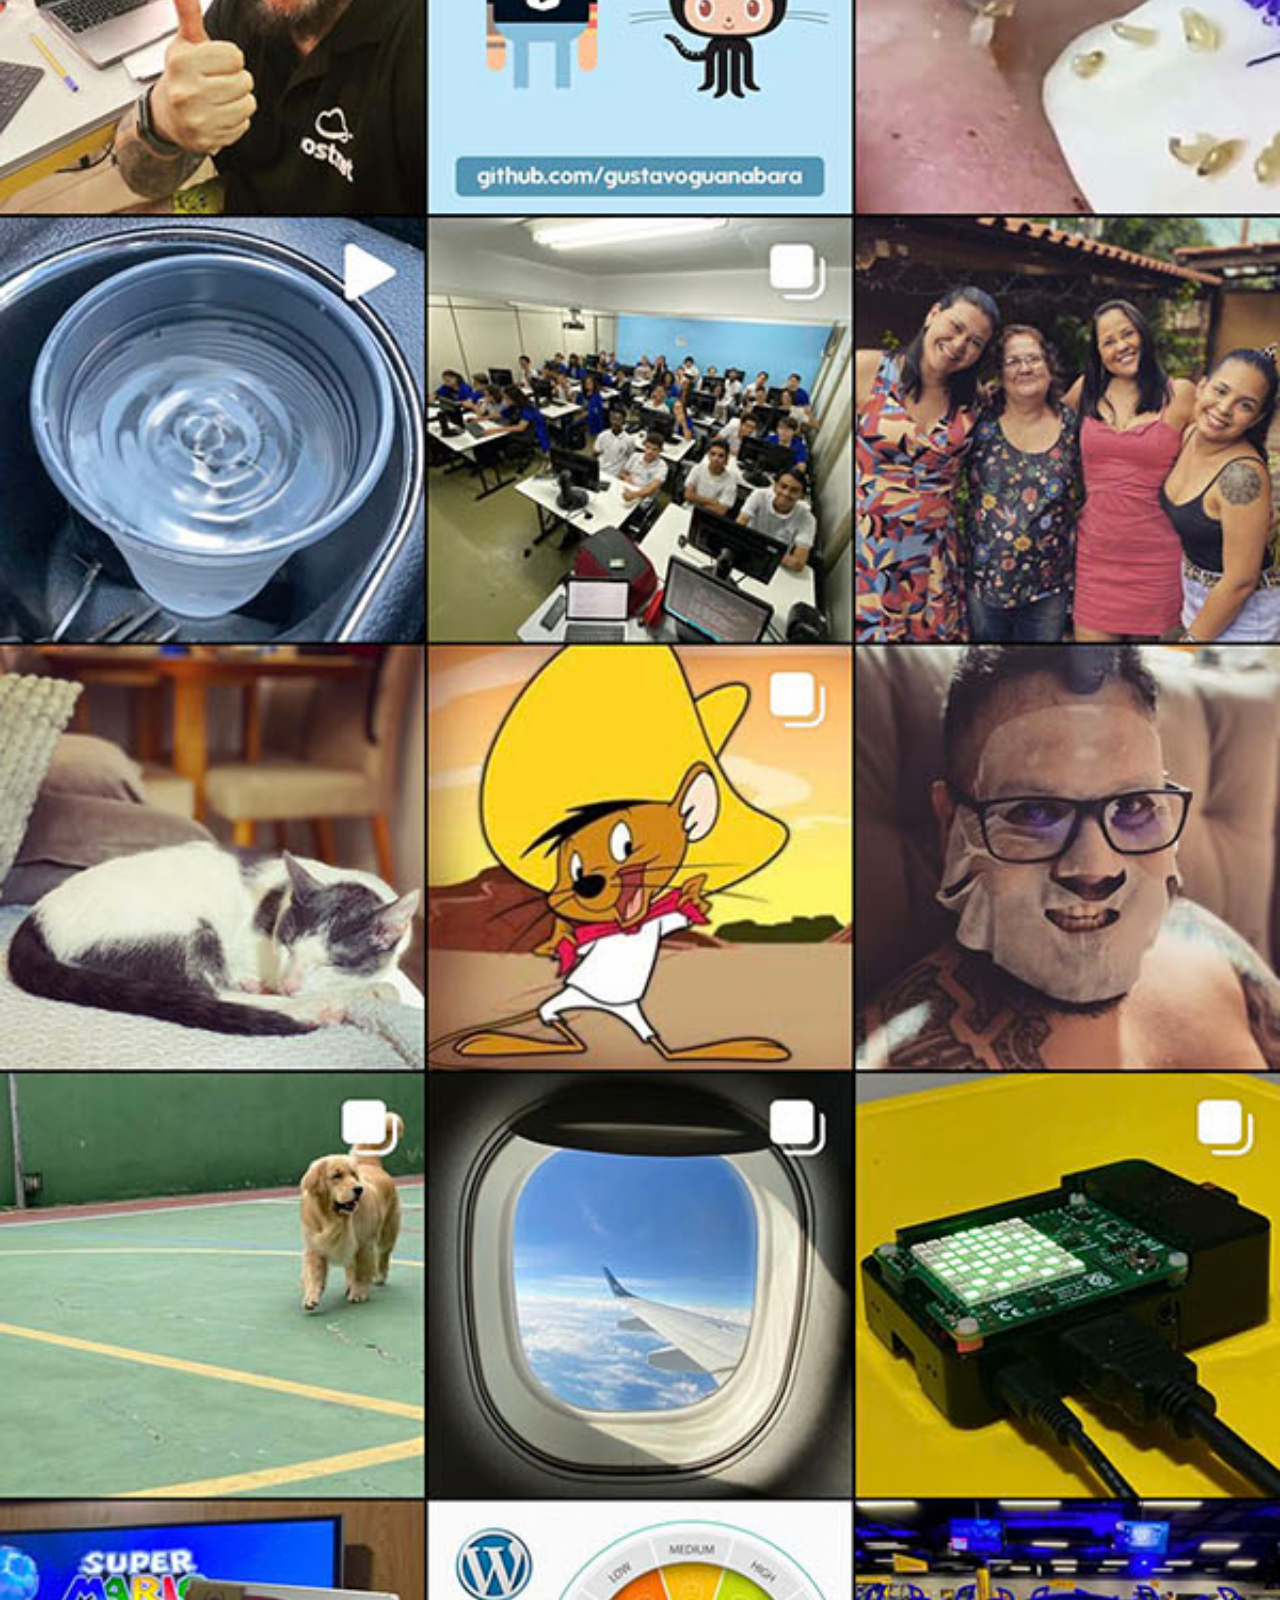
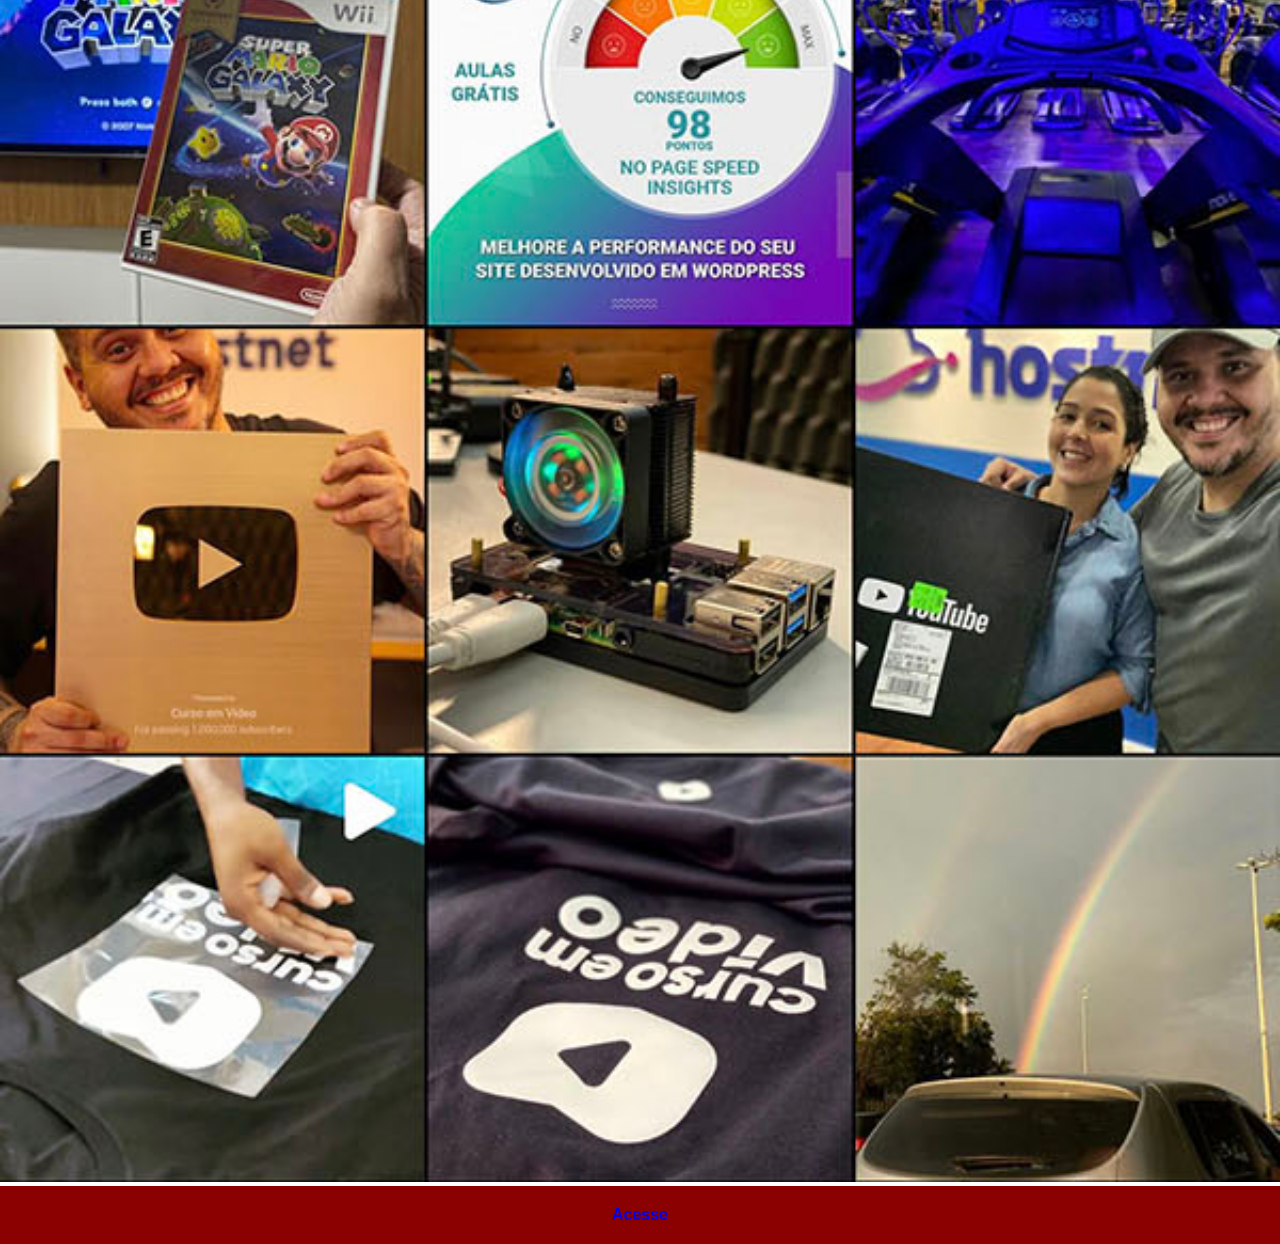
<file: instagram.html>
<!DOCTYPE html>
<html lang="pt-br">
<head>
    <meta charset="UTF-8">
    <meta name="viewport" content="width=device-width, initial-scale=1.0">
    <title>Instagram</title>
    <link rel="stylesheet" href="estilos/social.css">
</head>
<body>
    <img src="imagens/tela-instagram.jpg" alt="Instagram">
    <a href="https://www.instagram.com/gustavoguanabara/" target="_blank">Acesse</a>
    
</body>
</html>
</file>
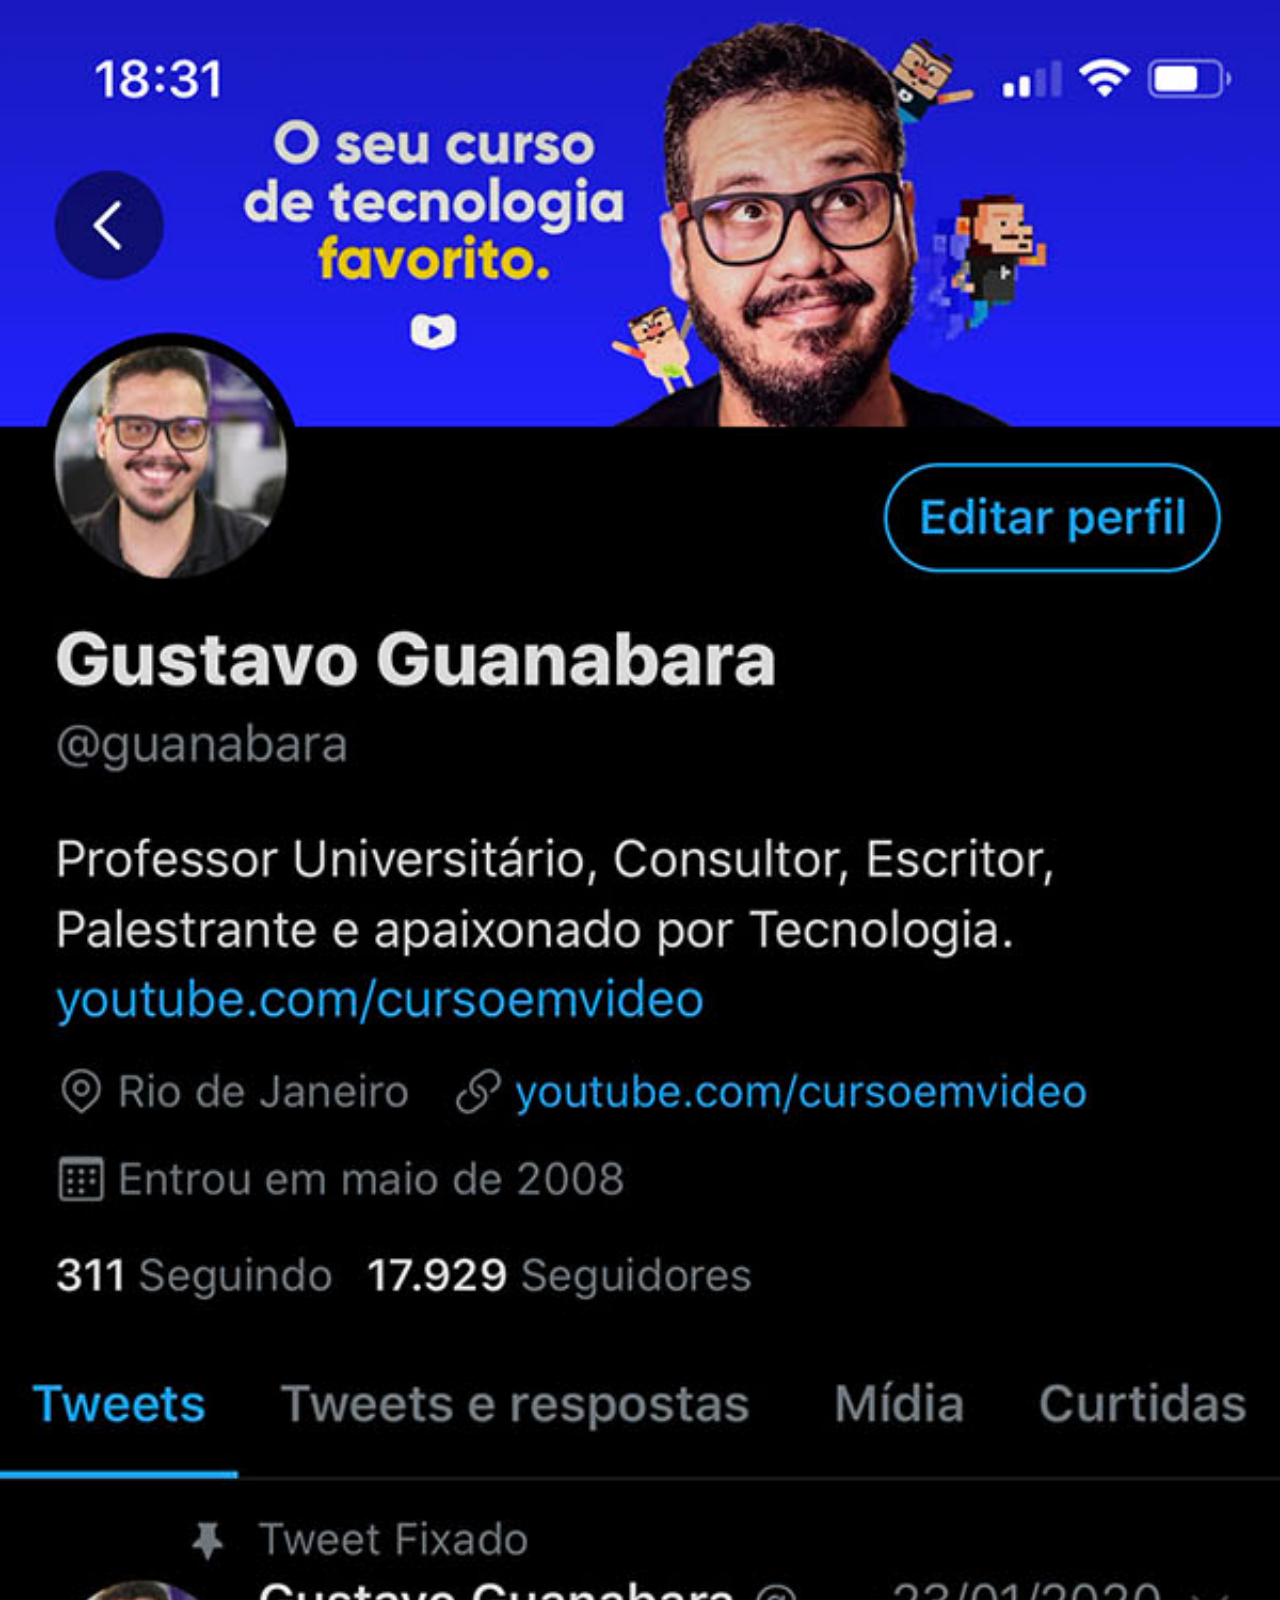
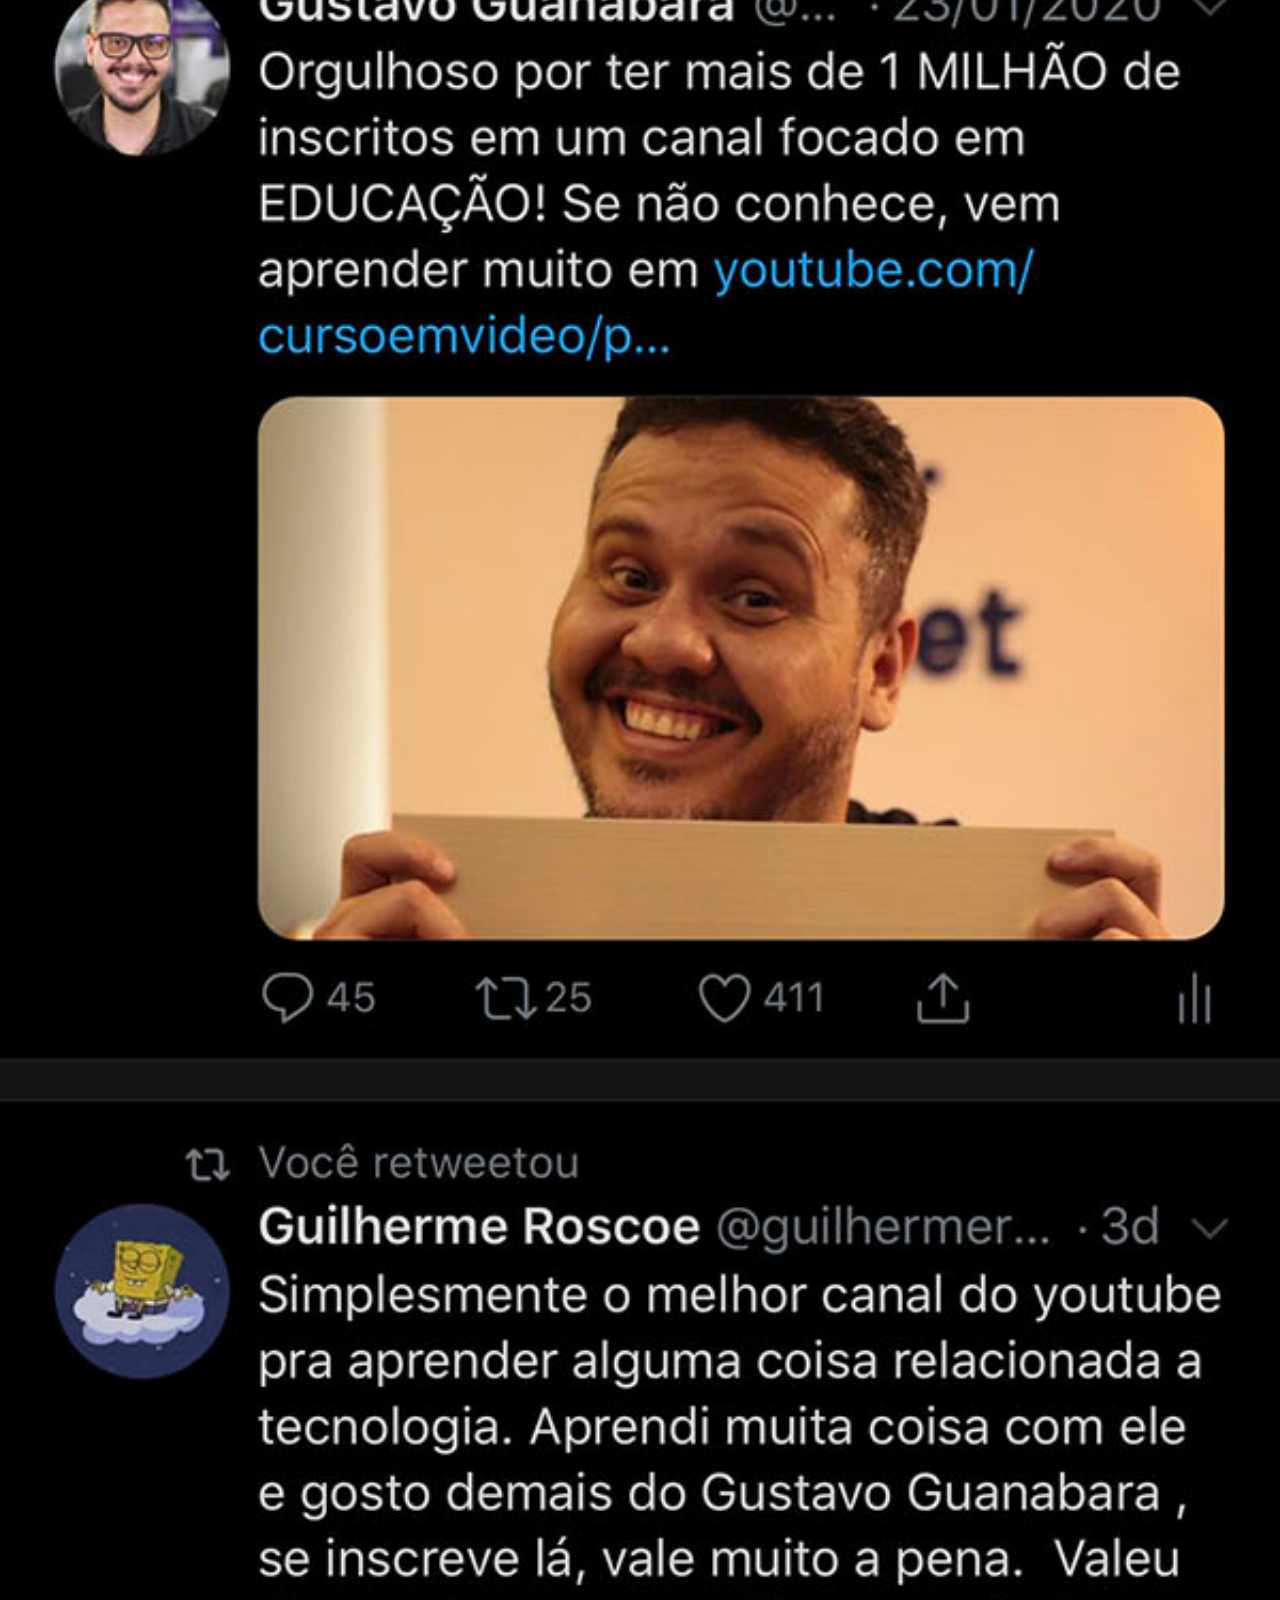
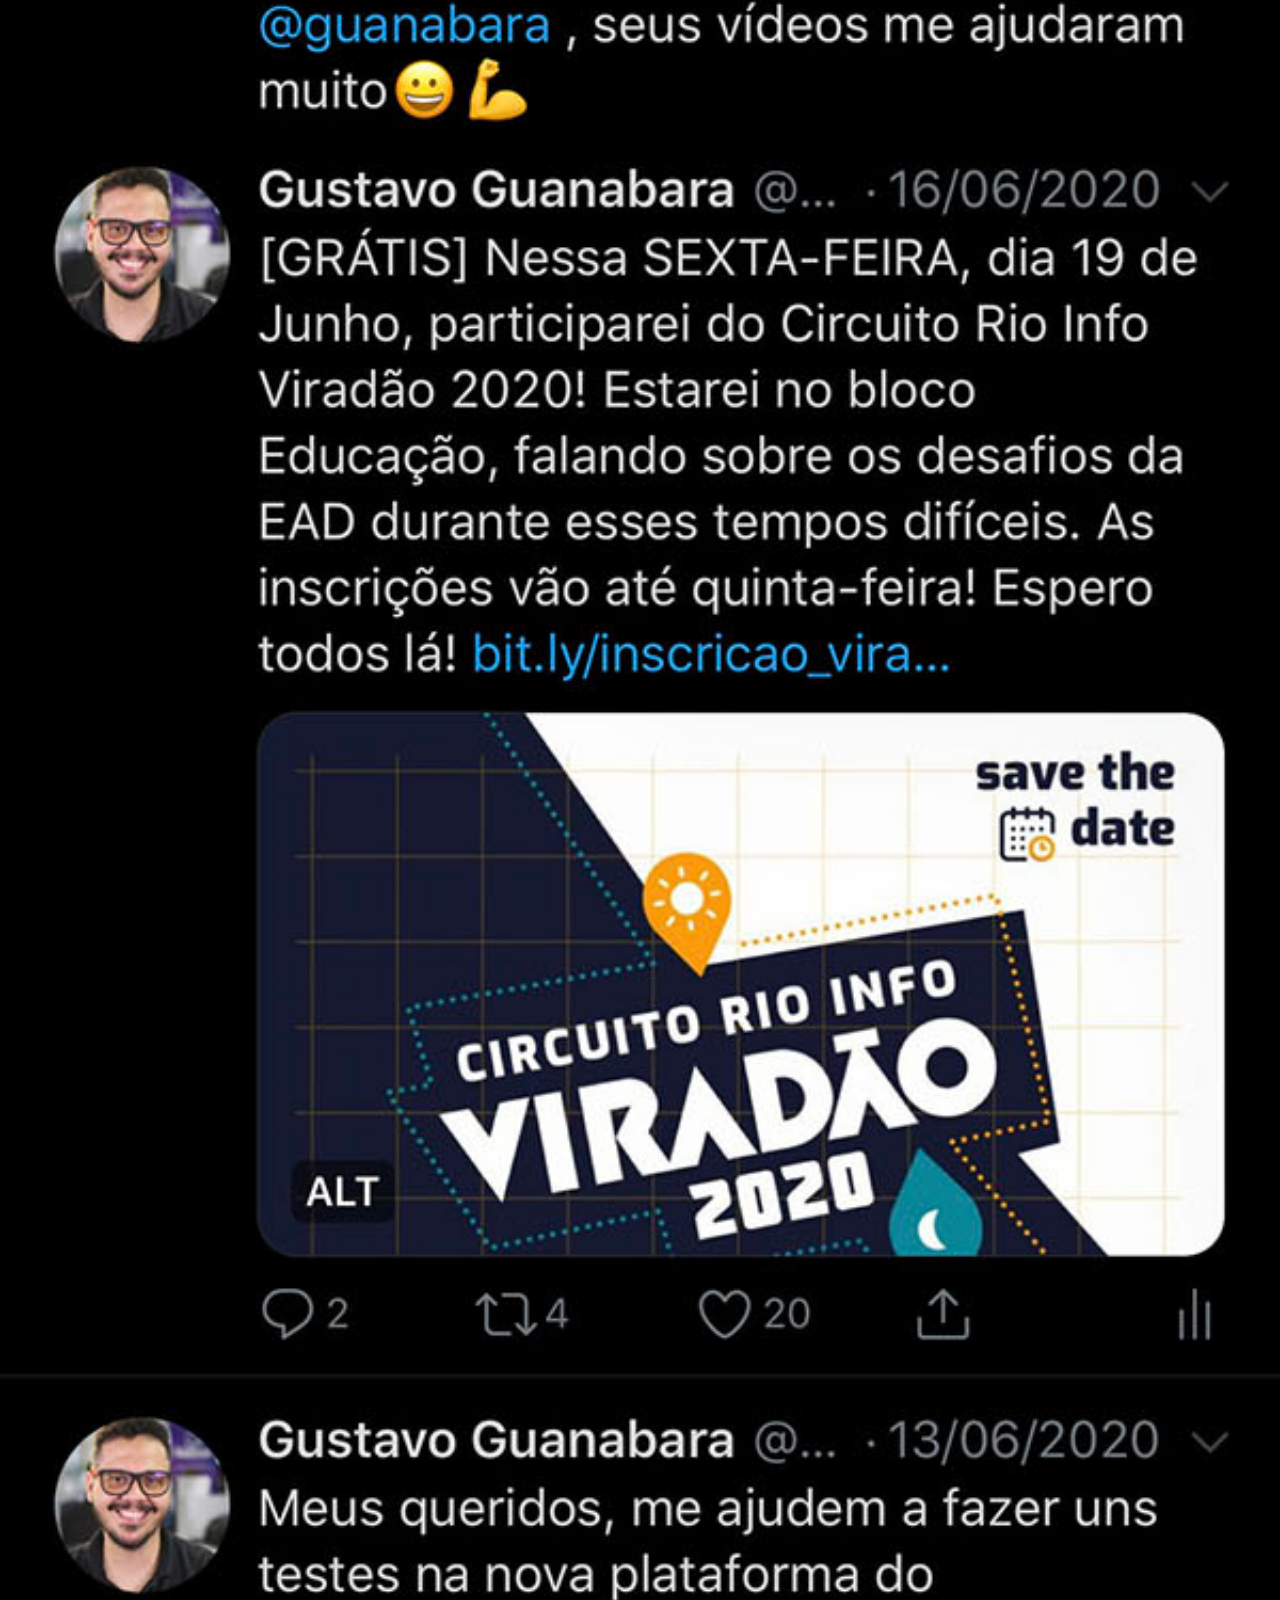
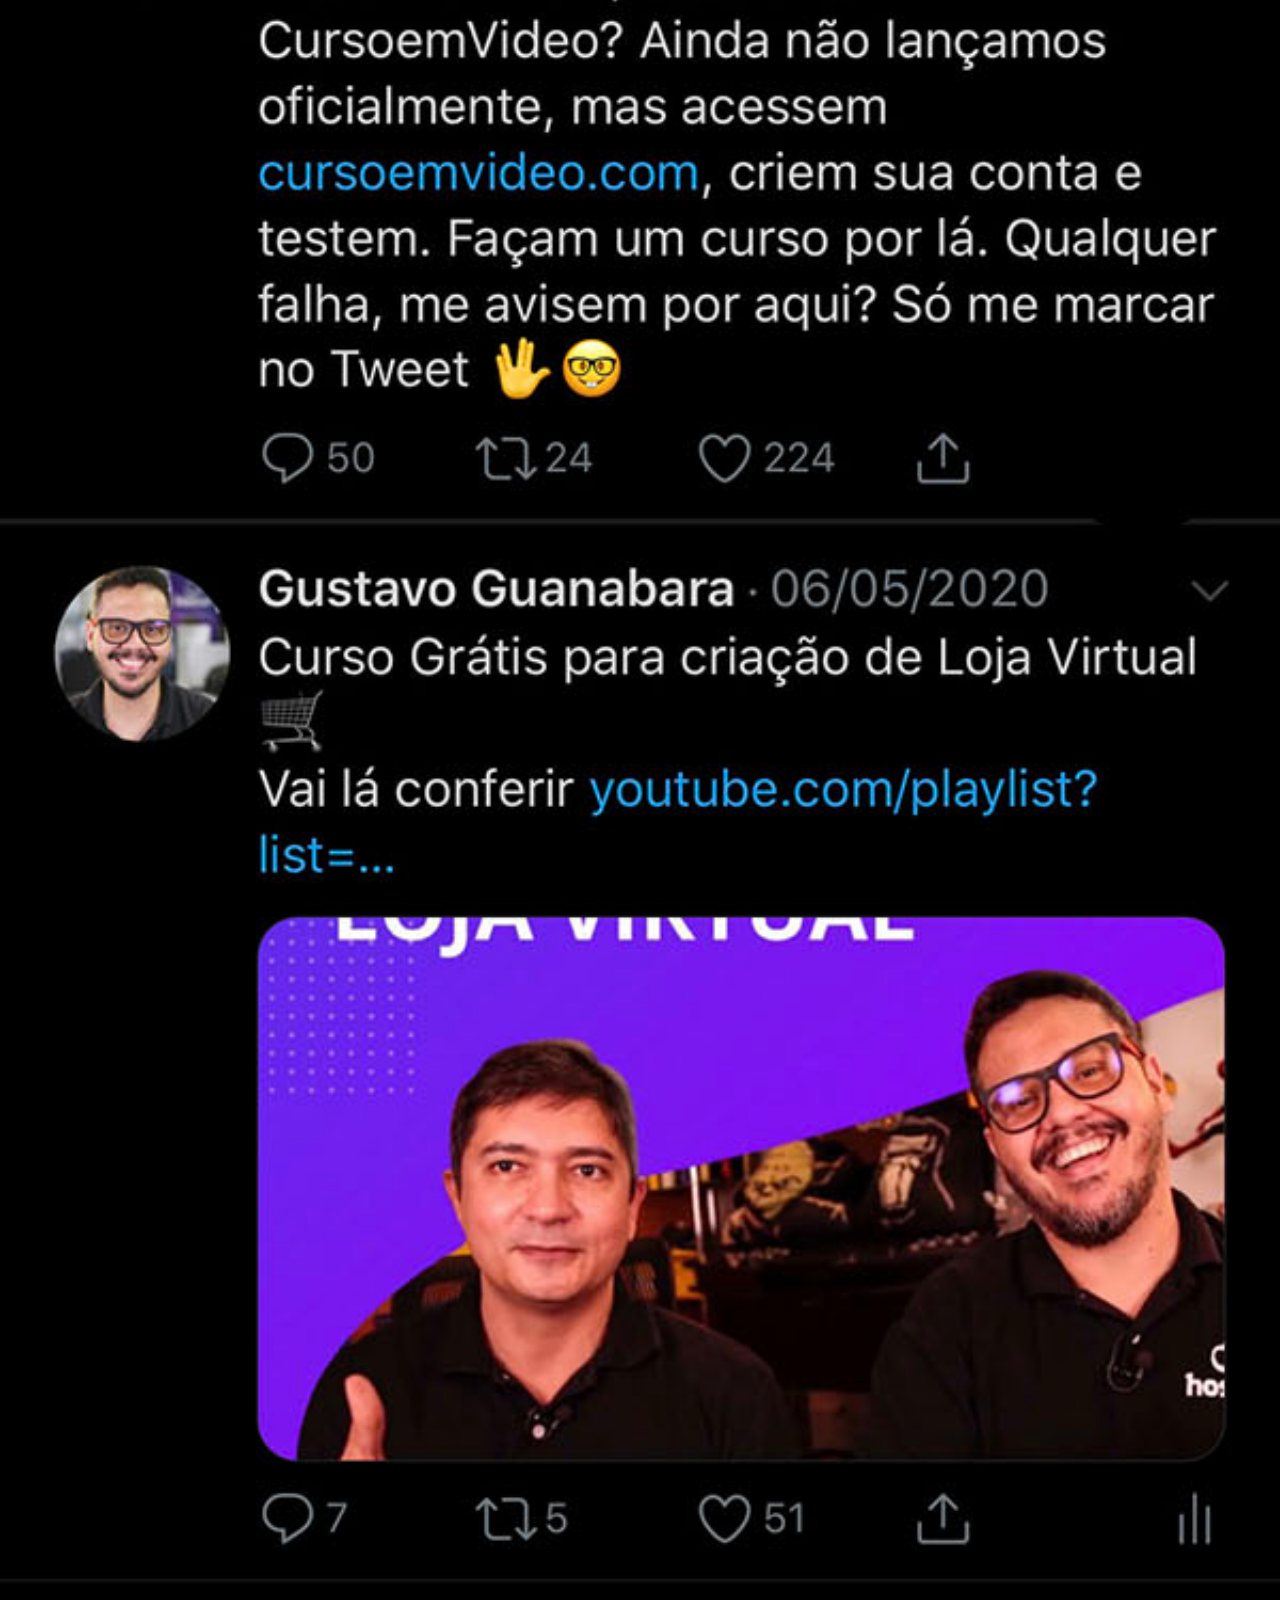
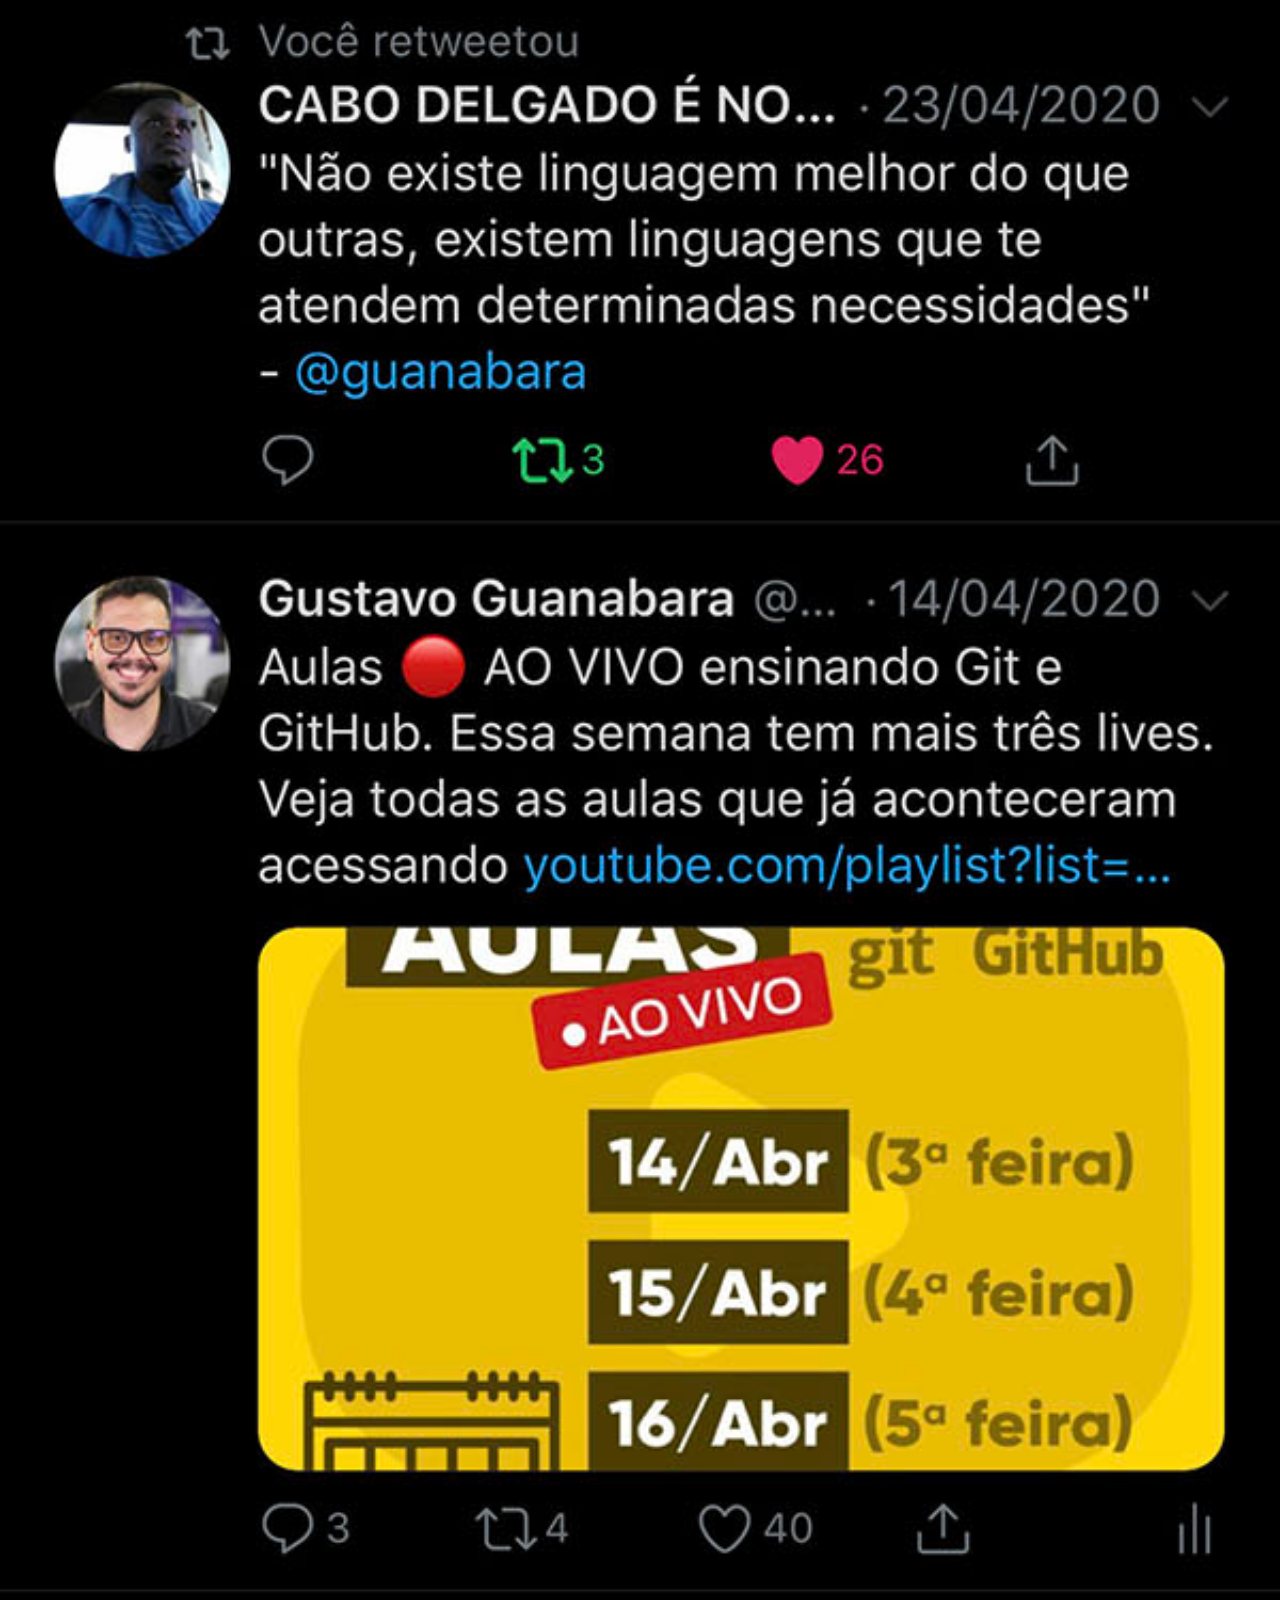
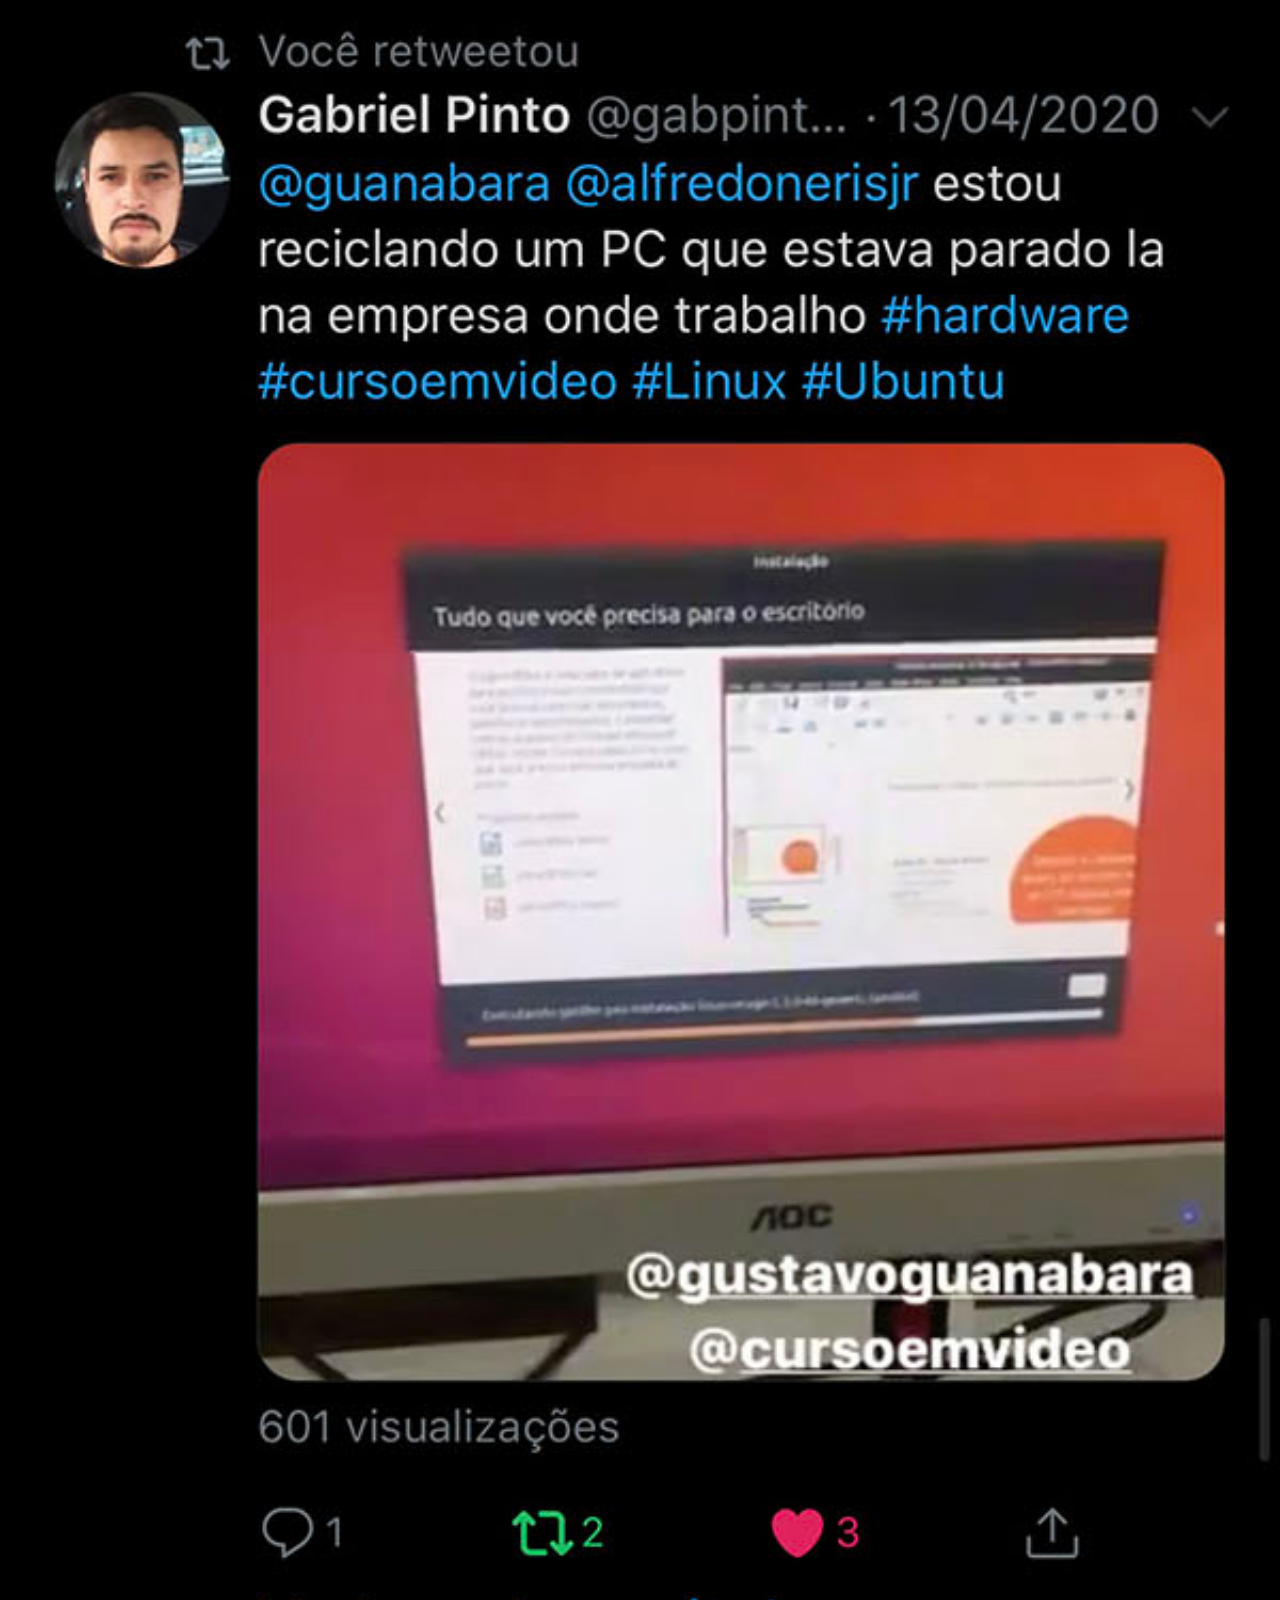
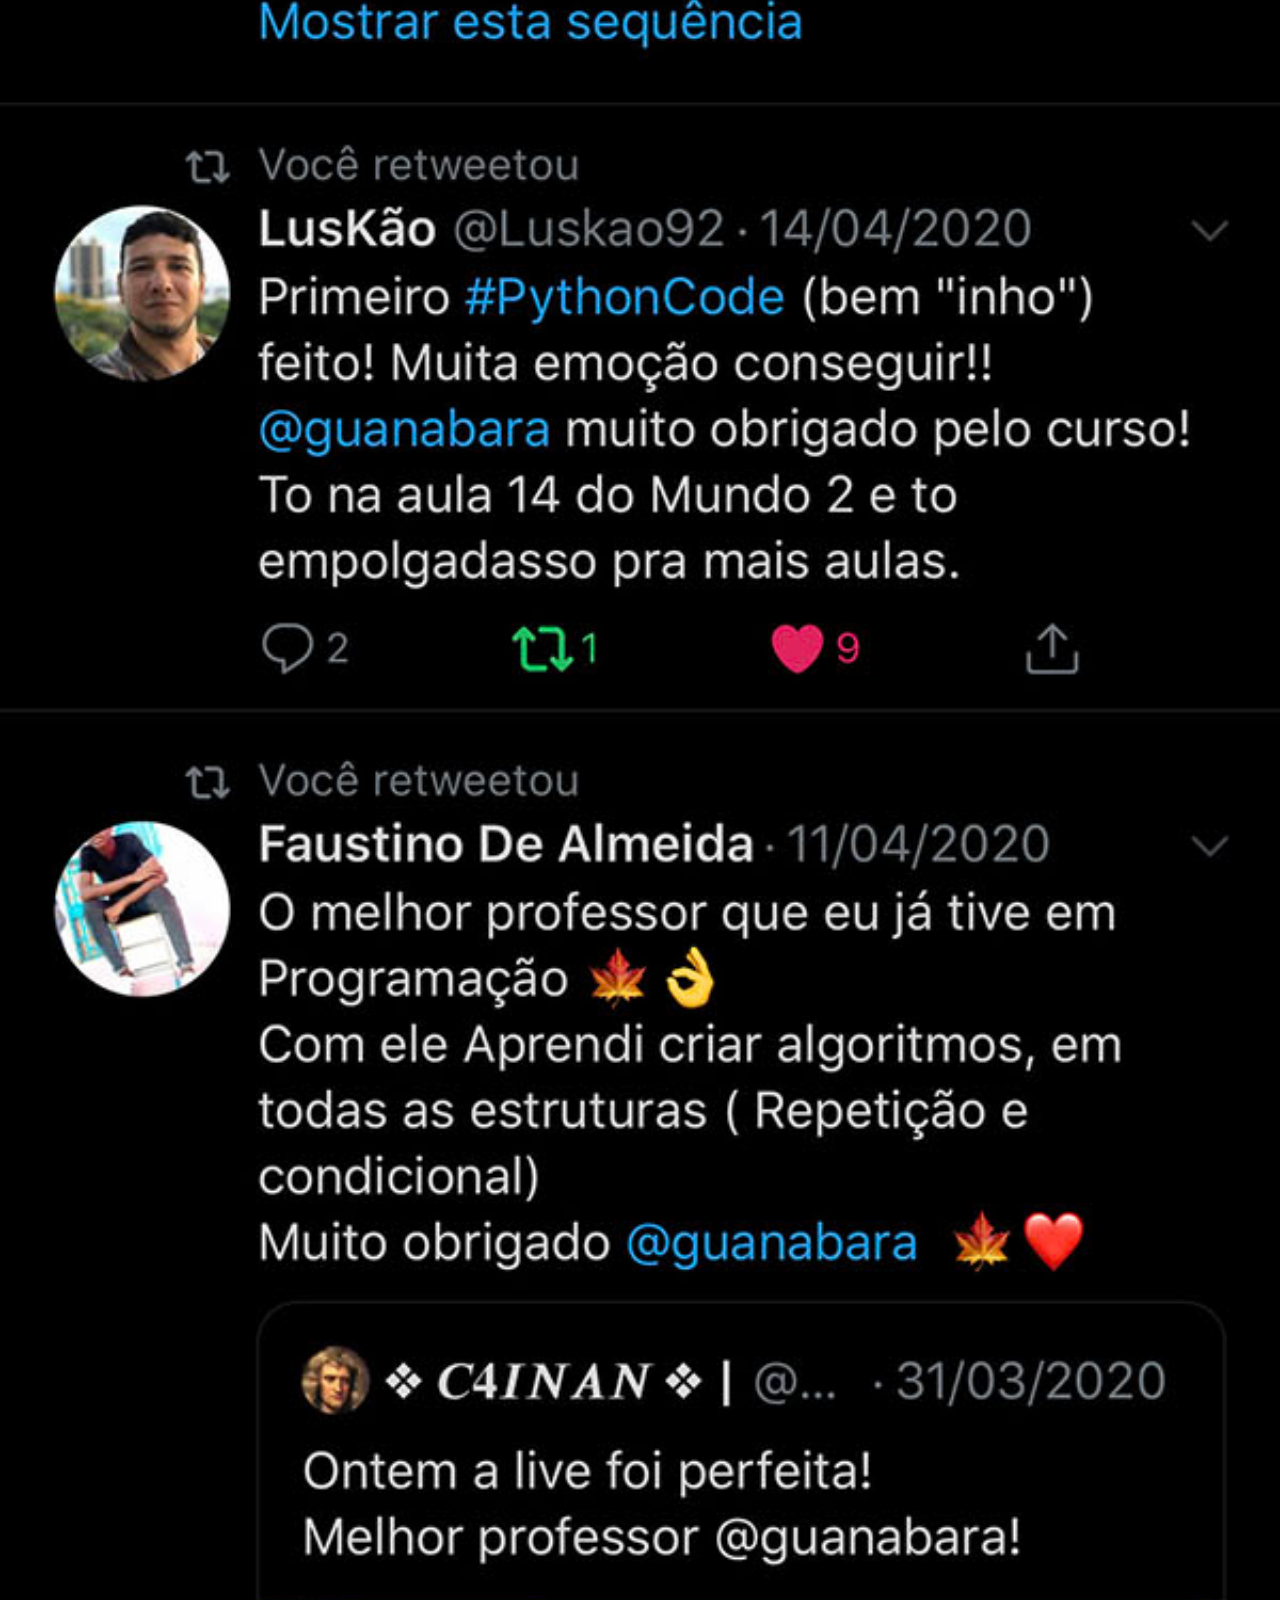
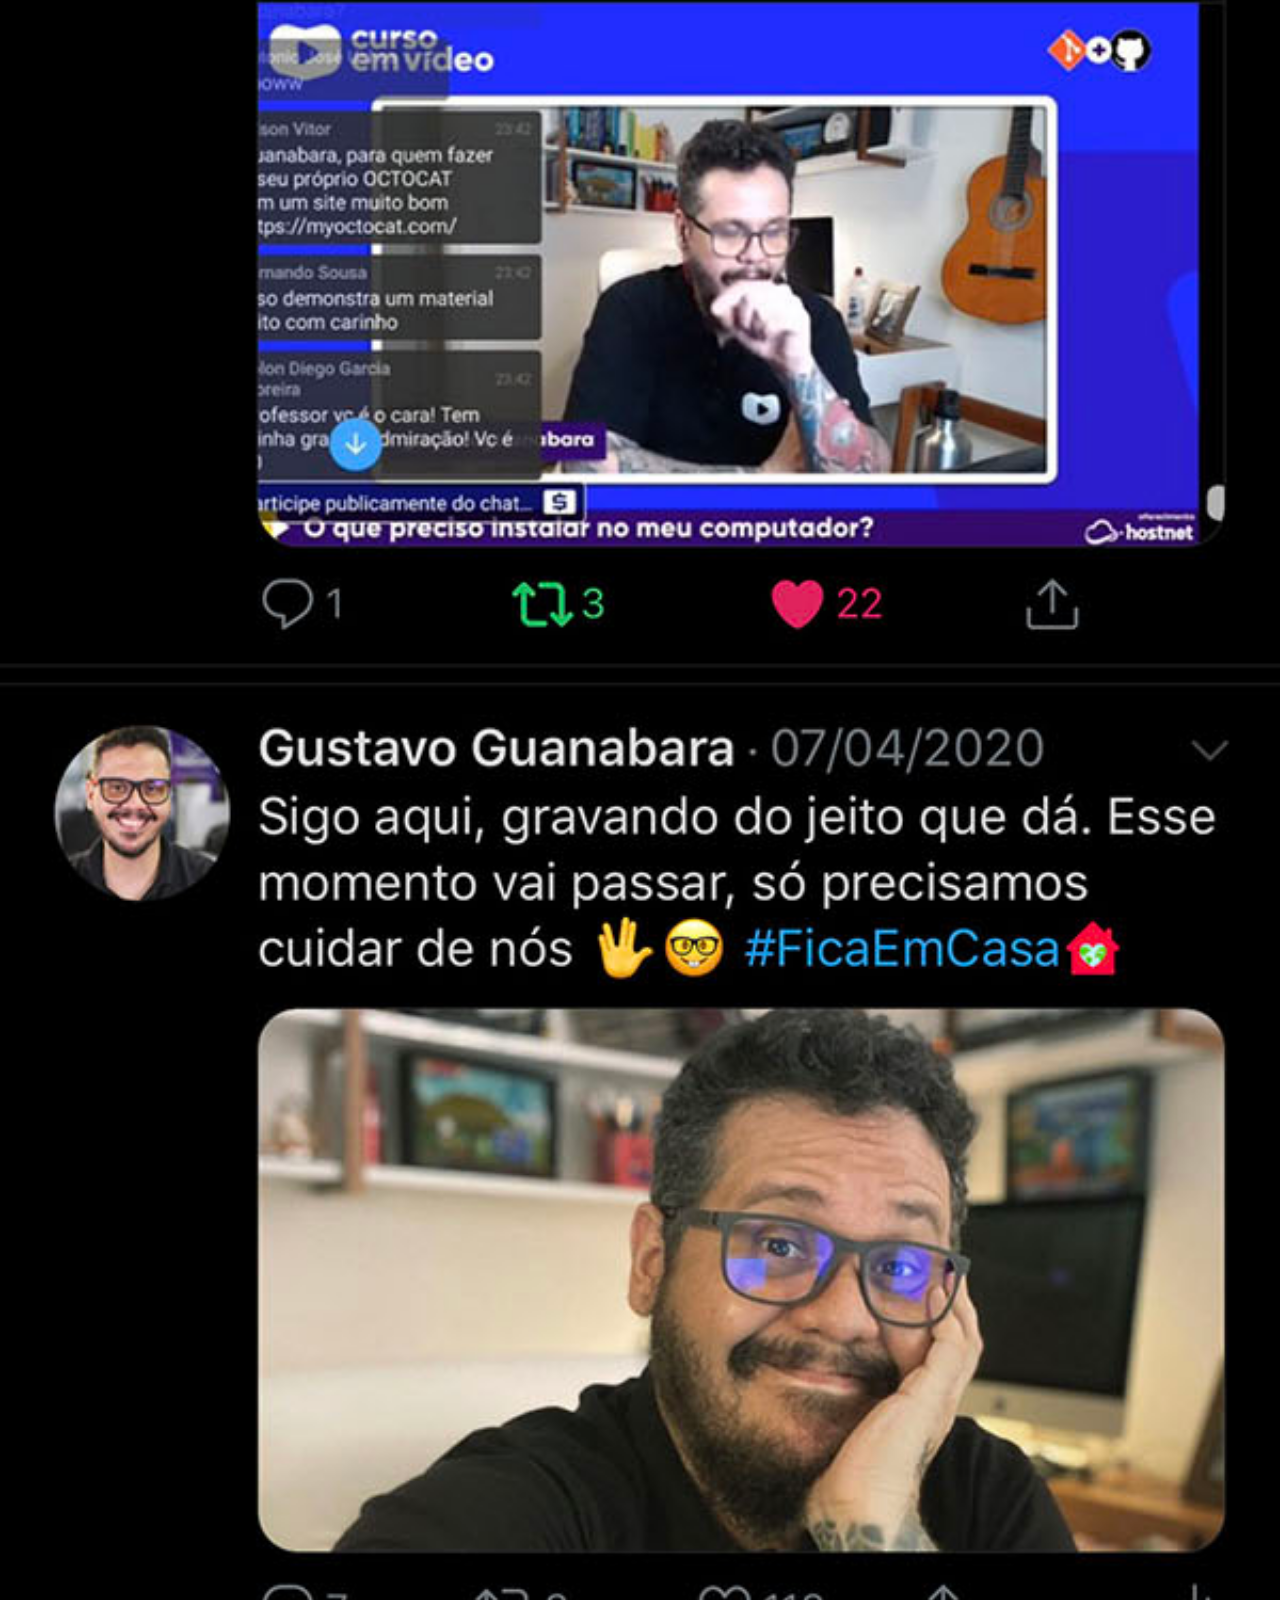
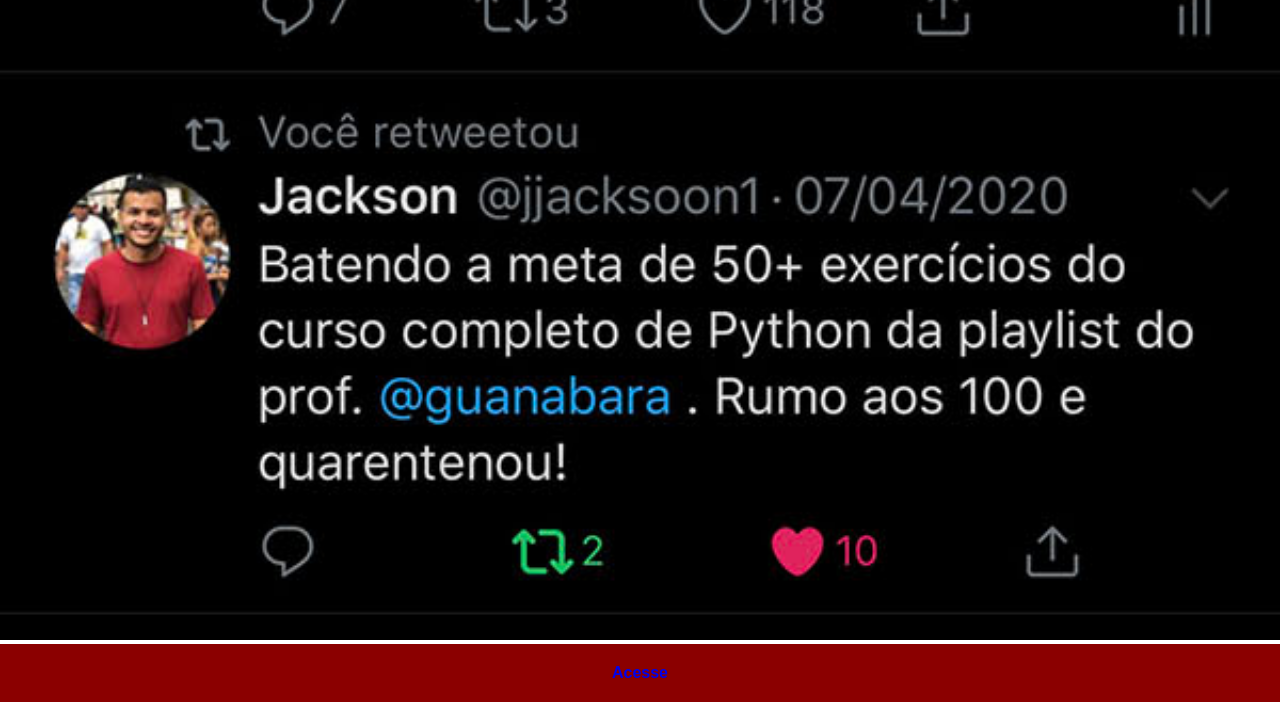
<file: twitter.html>
<!DOCTYPE html>
<html lang="pt-br">
<head>
    <meta charset="UTF-8">
    <meta name="viewport" content="width=device-width, initial-scale=1.0">
    <title>Twitter</title>
    <link rel="stylesheet" href="estilos/social.css">
</head>
<body>
    <img src="imagens/tela-twitter.jpg" alt="Twitter">
    <a href="https://x.com/guanabara" target="_blank">Acesse</a>
    
</body>
</html>
</file>
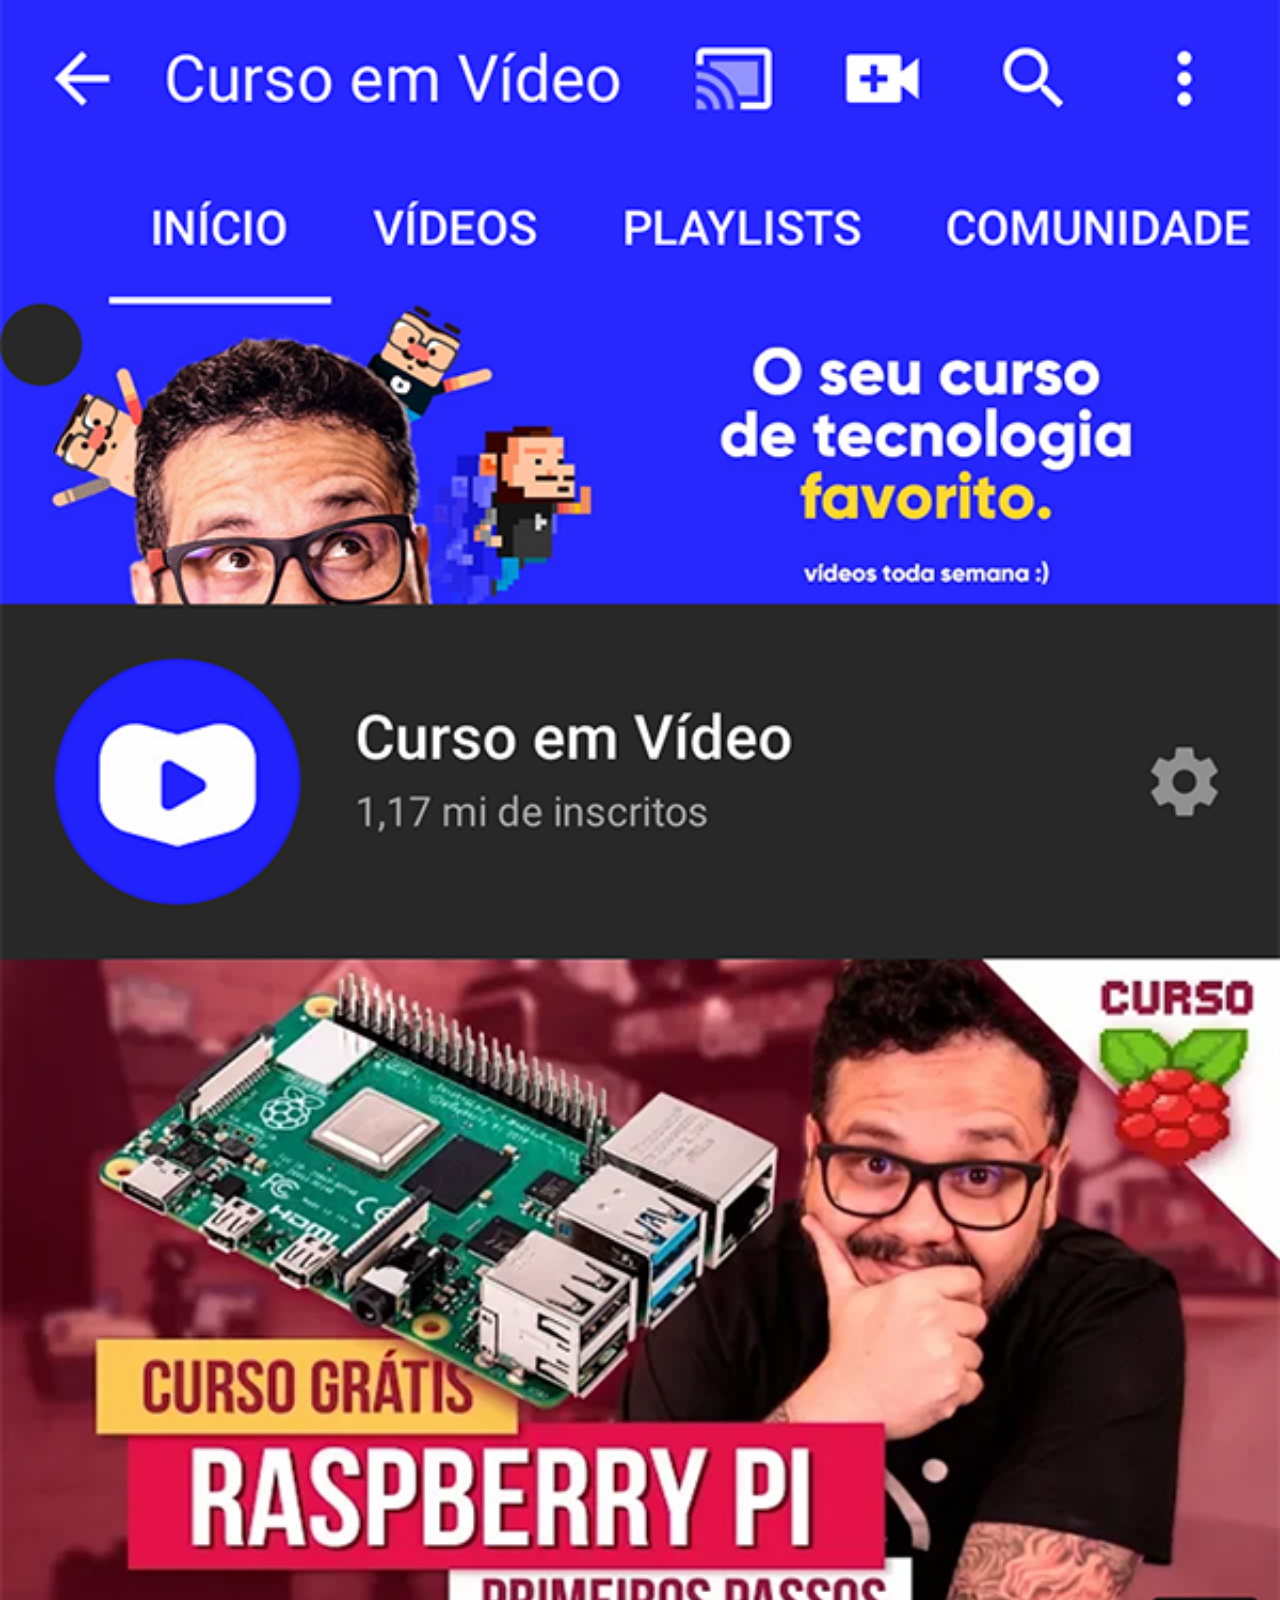
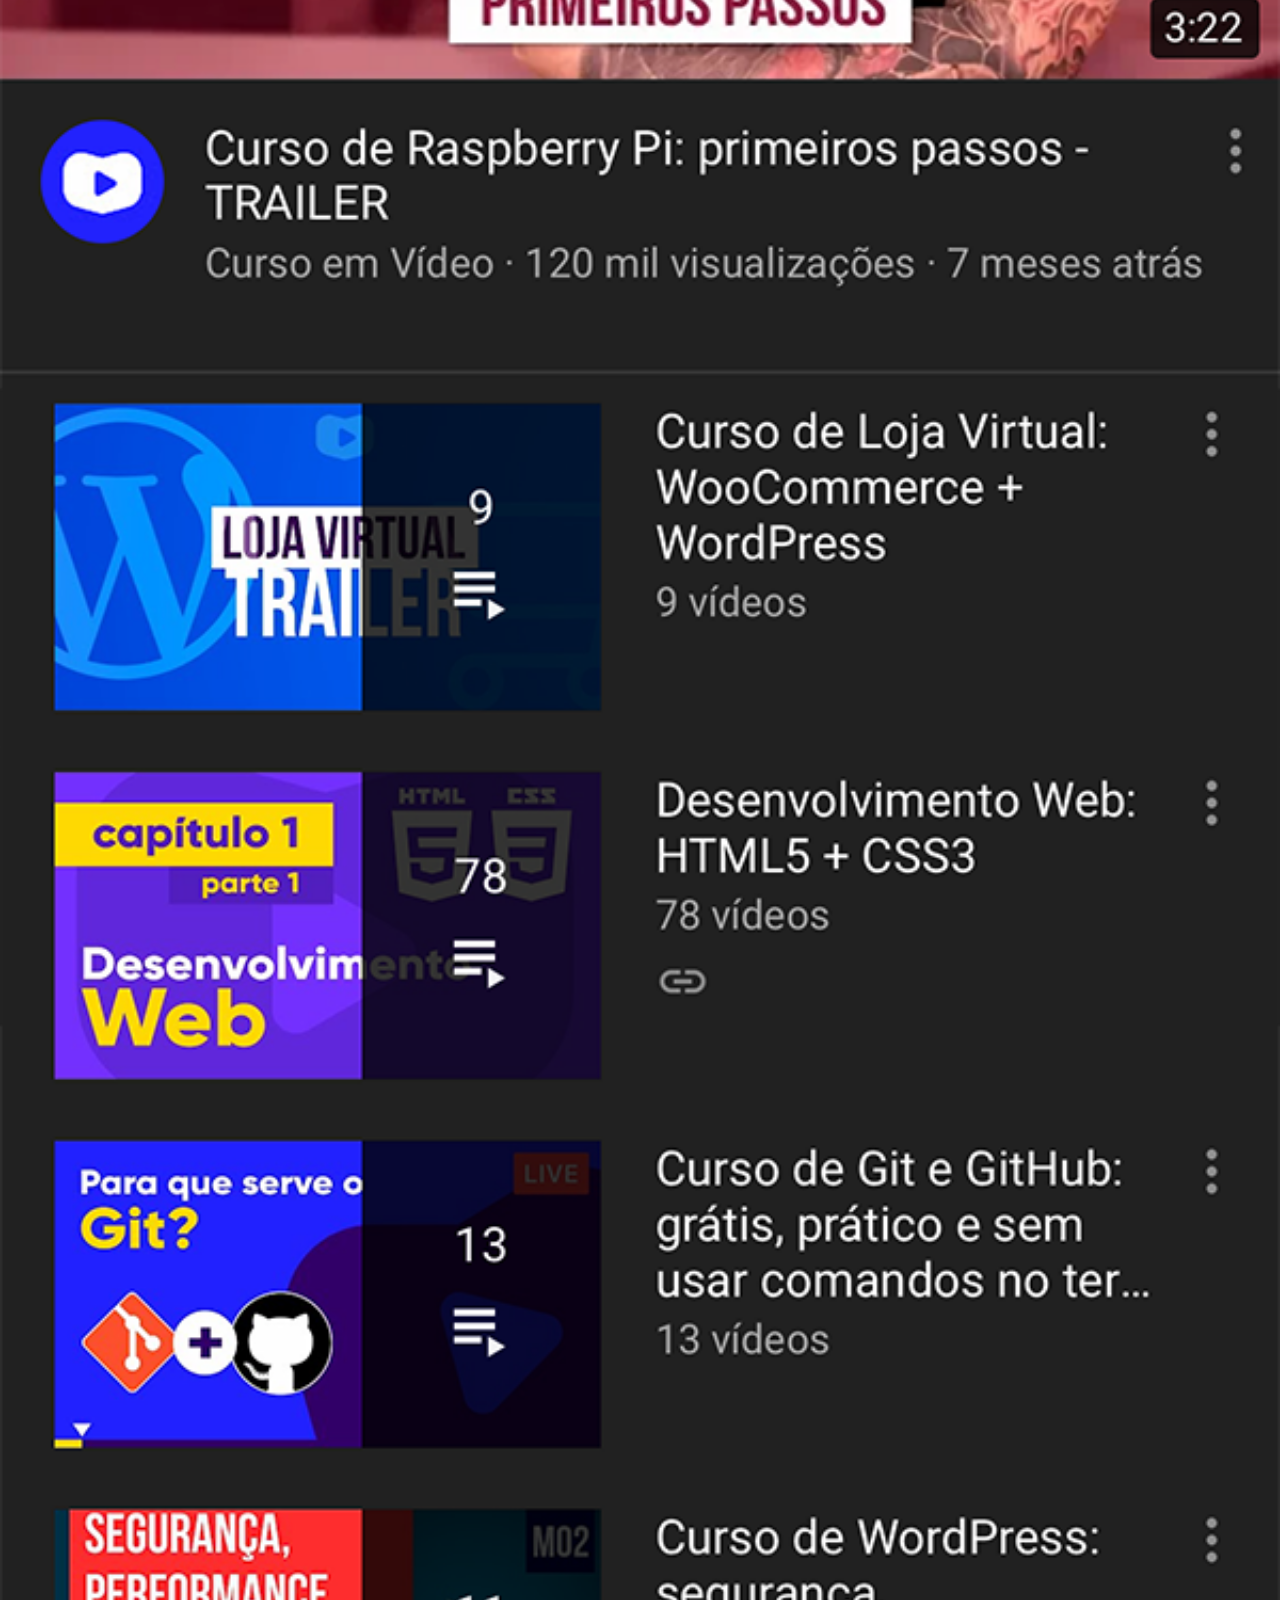
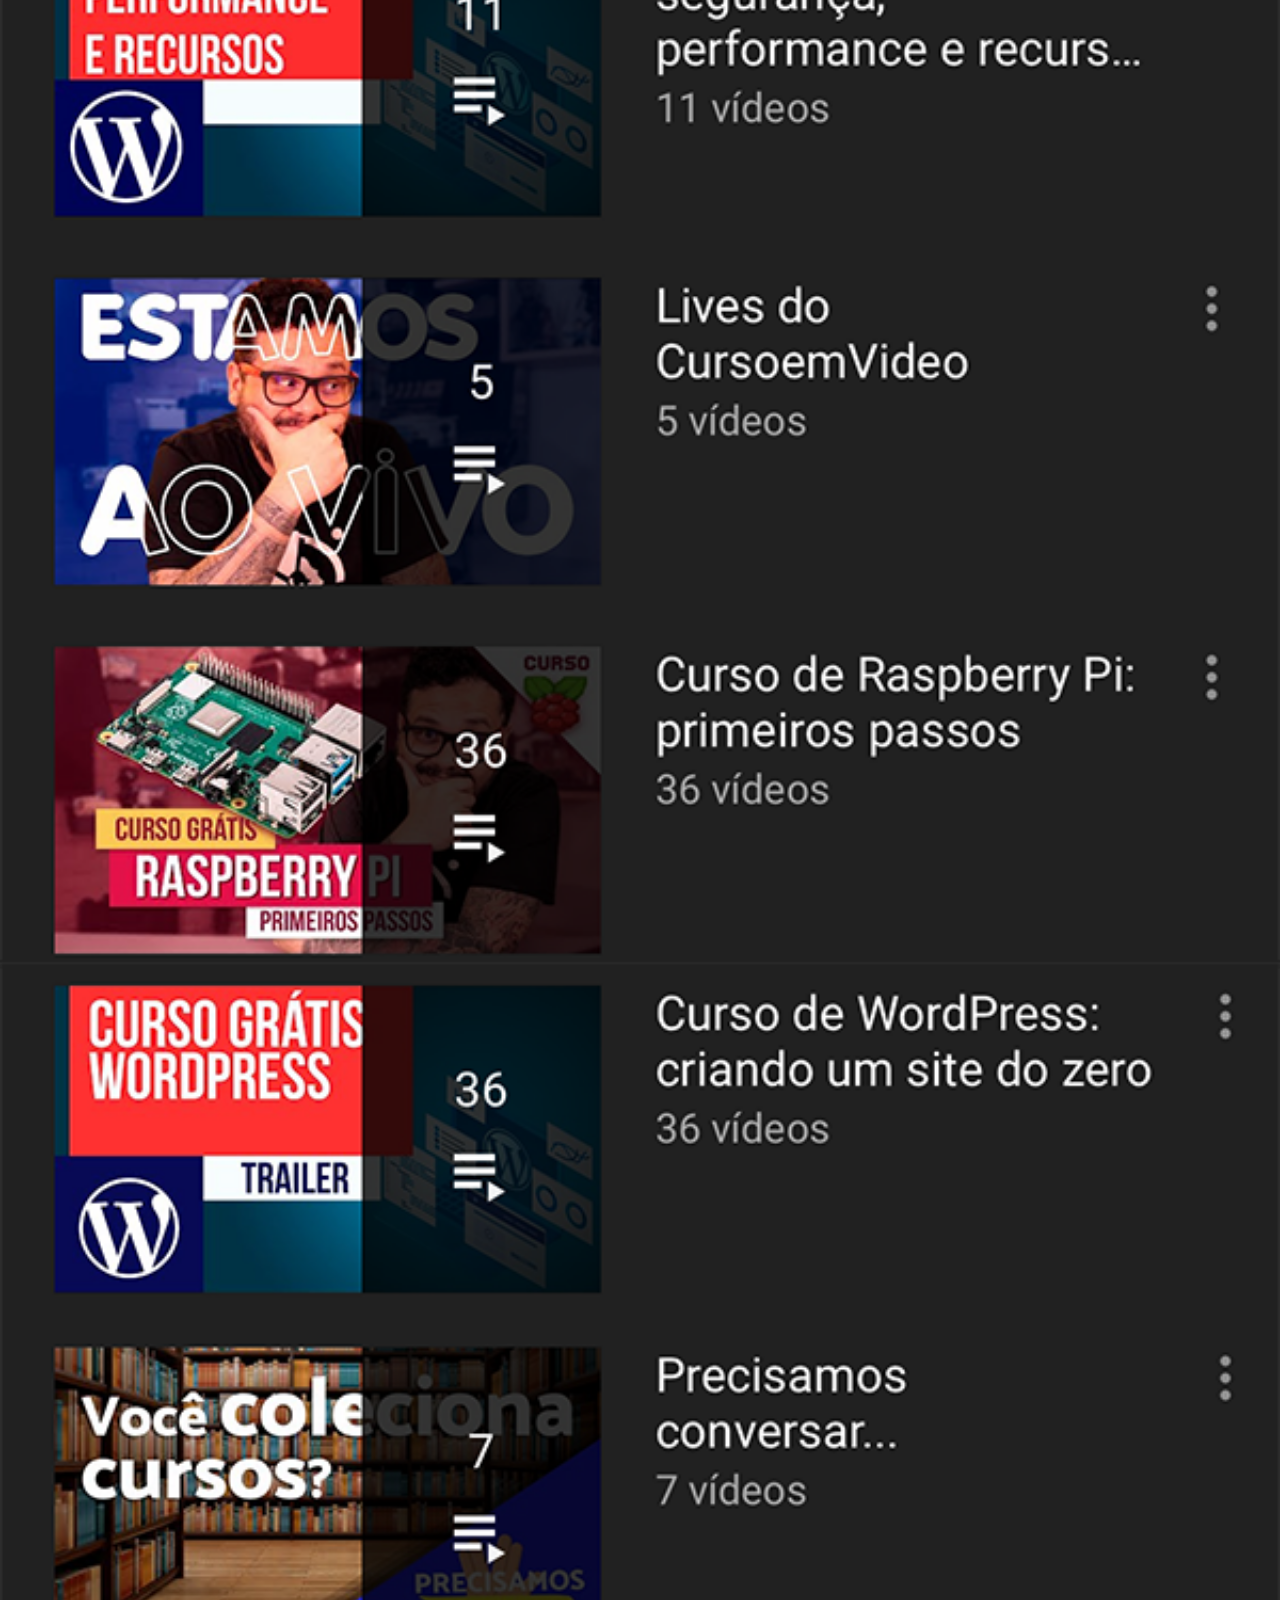
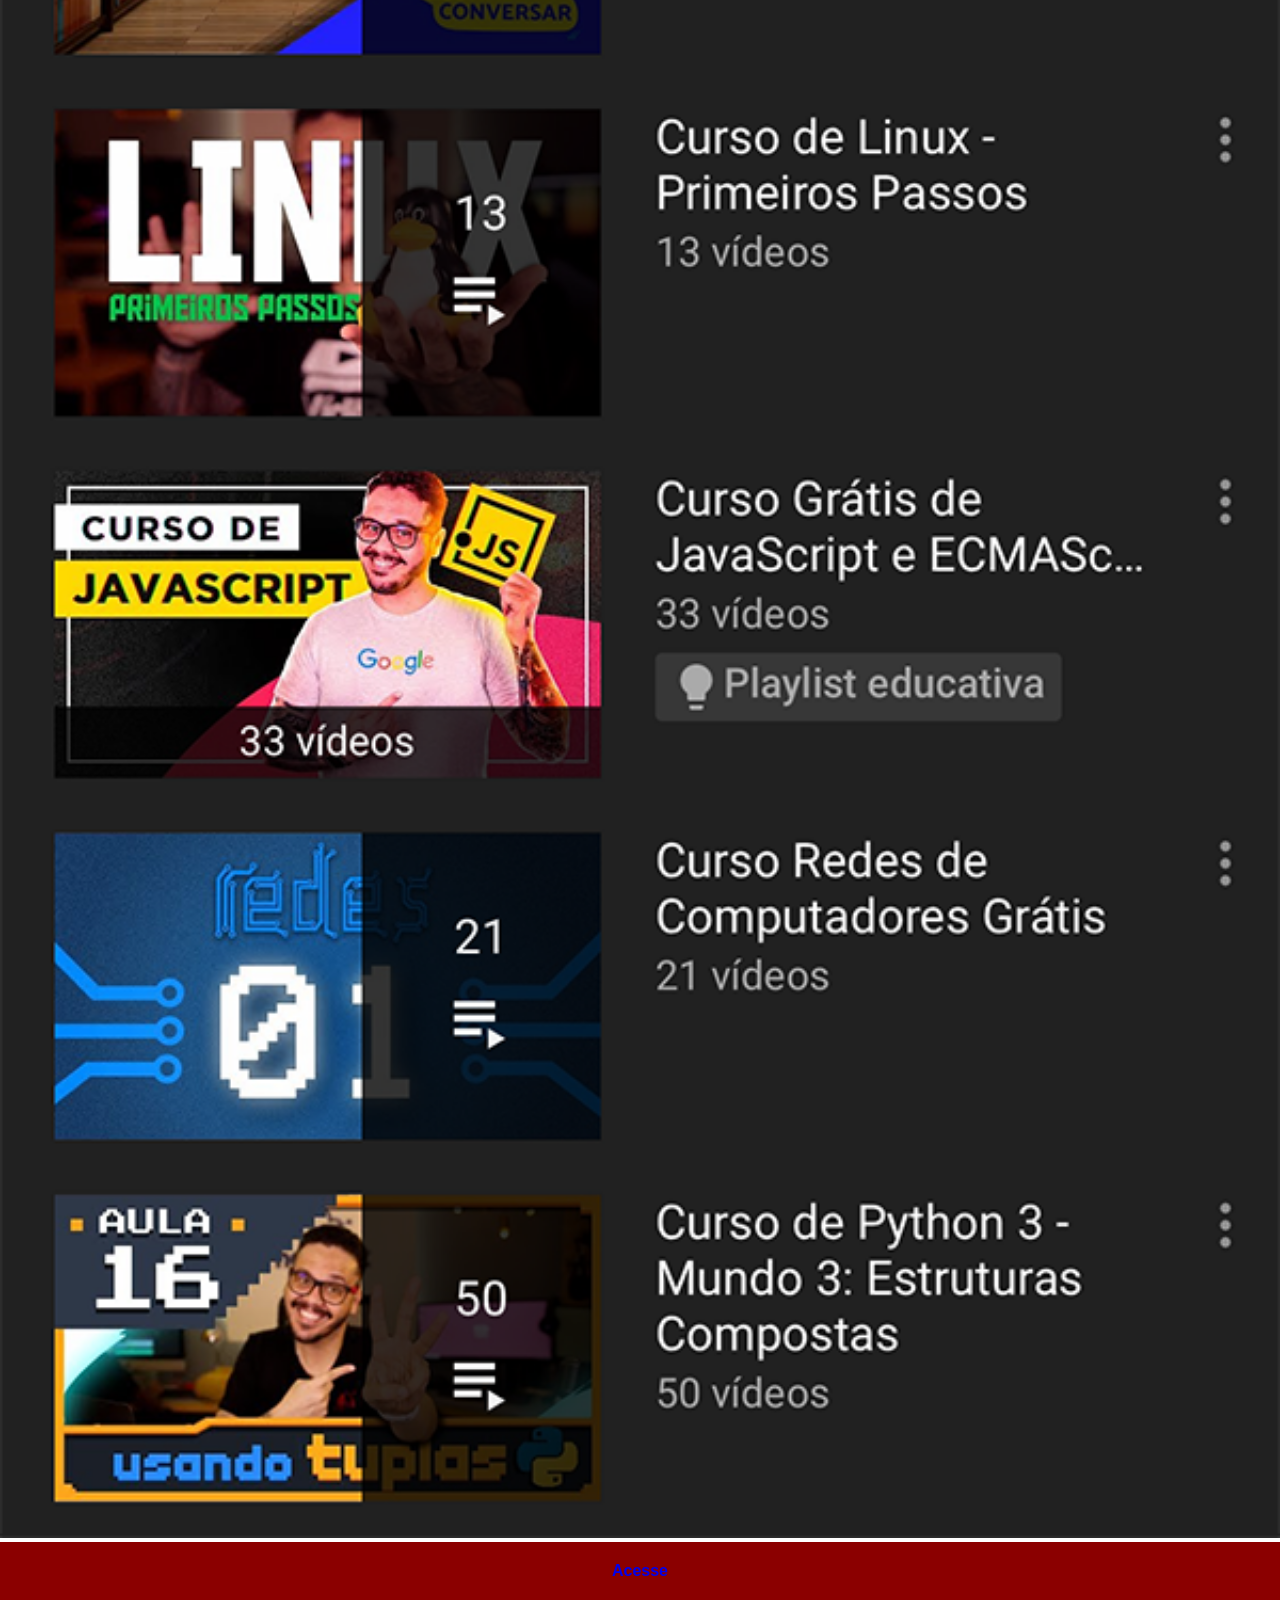
<file: youtube.html>
<!DOCTYPE html>
<html lang="pt-br">
<head>
    <meta charset="UTF-8">
    <meta name="viewport" content="width=device-width, initial-scale=1.0">
    <title>Youtube</title>
    <link rel="stylesheet" href="estilos/social.css">
</head>
<body>
    <img src="imagens/tela-youtube.png" alt="Youtube">
    <a href="https://www.youtube.com/@cursoemvideo" target="_blank">Acesse</a>
    
</body>
</html>
</file>
<file: estilos/style.css>
@charset "UTF-8";

*{
    margin: 0px;
    padding: 0px;
    font-family: Arial, Helvetica, sans-serif;
}

html,body{
    height: 100vh;
    width: 100vw;
    background-color: black;
}
body{
    background: url('../imagens/fundo-madeira.jpg') top center no-repeat;
    background-size: cover;
    background-attachment: fixed;
}

main{
    position: relative;
    height: 100vh;

}
section#telefone{
    position: absolute;
    top: 50%;
    left: 50%;
    transform: translate(-50%, -50%);
    height: 627px;
    width: 311px;
    background: url('../imagens/frame-iphone.png') no-repeat;
}

iframe#tela{
position: relative;
top: 80px;
left: 22px;
width: 267px;
height: 471px;
} 

section#redes-sociais{
    text-align: right;
}
section#redes-sociais  img{
    
    border-radius: 50%;
    width: 50px;
    height: 50px;
    margin: 5px;
    box-shadow: 2px 2px 5px rgba(0, 0, 0, 0.403);
    box-sizing: border-box;
    
}
section#redes-sociais img:hover{
    border: 2px solid rgba(255, 255, 255, 0.616);
    transform: translate(-3px, -3px);
    box-shadow: 5px 5px 10px rgba(0, 0, 0, 0.614);
    transition: transform 0.5s;
    transition: border 0.7s;
}
</file>
<file: estilos/social.css>
@charset "UTF-8";

  *{
            margin: 0px;
            padding: 0px;
            font-family: Arial, Helvetica, sans-serif;
        }
        ::-webkit-scrollbar{    
            width: 0px;
            height: 0px;
        }
        img{
            width: 100vw;


        }
        a{
            display: block;
            background-color: darkred;
            padding: 20px;
            text-align: center;
            font-weight: bolder;
            text-decoration: none;
        }
        a:hover{
            background-color: red;
        }
</file>
